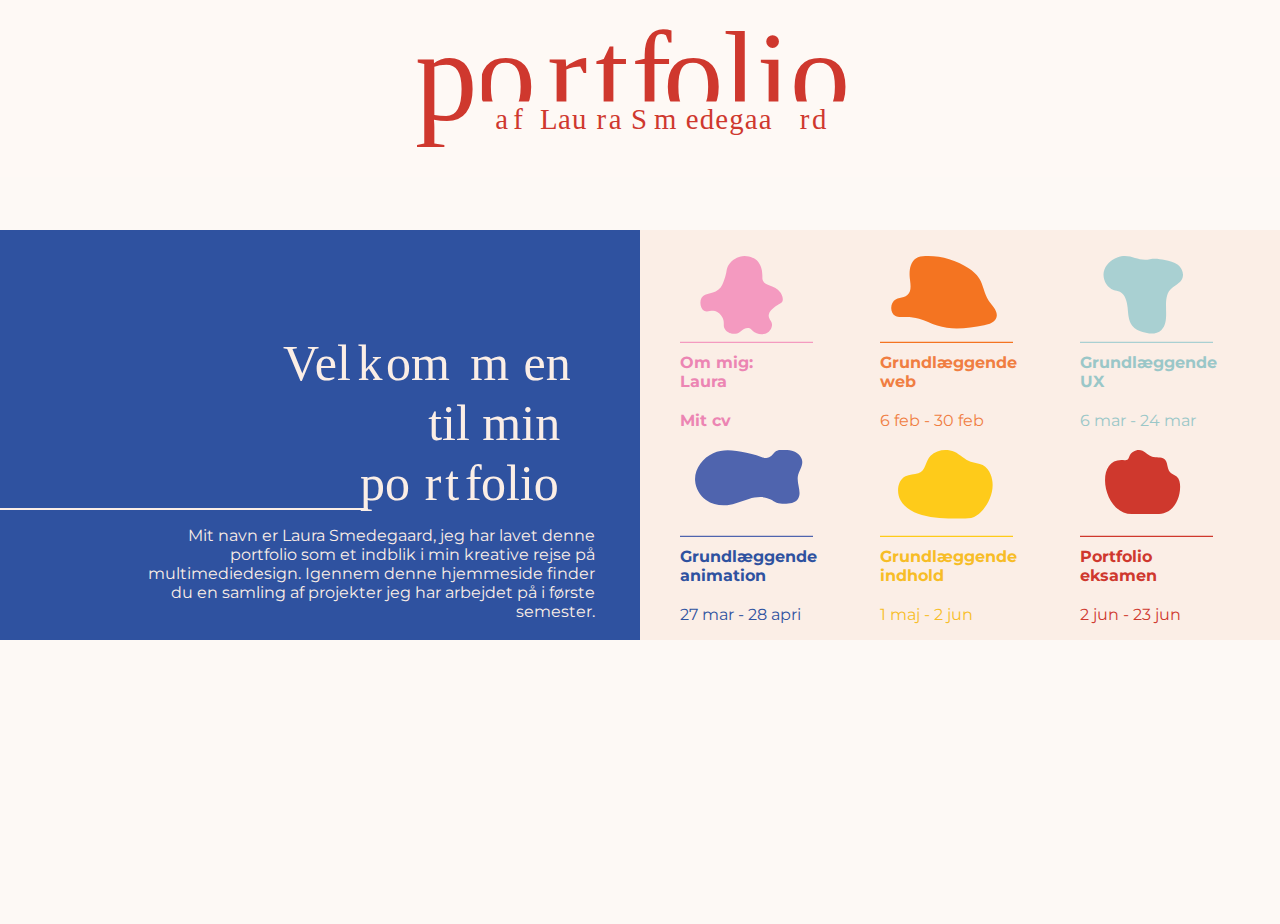
<file: Index.html>
<!DOCTYPE html>
<html lang="da">

<head>
  <meta charset="UTF-8">
  <meta http-equiv="X-UA-Compatible" content="IE=edge">
  <meta name="viewport" content="width=device-width, initial-scale=1.0">
  <title>Forside</title>
  <meta name="robots" content="noindex">
  <meta name="Googlebot" content="noindex">
  <meta name="description" content="Forsiden på min portpolio">
  <link rel="stylesheet" href="style.css">
  <link rel="stylesheet" href="layout.css">
  <link rel="preconnect" href="https://fonts.googleapis.com">
  <link rel="preconnect" href="https://fonts.gstatic.com" crossorigin>
  <link href="https://fonts.googleapis.com/css2?family=Montserrat:wght@100&display=swap" rel="stylesheet">
  <link href="https://fonts.googleapis.com/css2?family=Montserrat:wght@100&family=Quicksand:wght@300&display=swap"
    rel="stylesheet">
  <link rel="icon" type="image/svg" href="svg/logo.svg">
</head>


<body id="index-page">

  <header>
    <div class="container">
      <div class="subcontainer">
        <div class="container">
          <a href="index.html"><img src="svg/logo.svg" alt="logo" class="logo-index"></a>
        </div>
      </div>
    </div>
  </header>



  <main>

    <div class="blue-box"></div>
    <div class="beige-box">
    </div>

    <div class="logo-container">
      <img src="svg/overskrift.svg" alt="overskrift">
    </div>
    <div class="text-container">
      <p>Mit navn er Laura Smedegaard, jeg har lavet denne portfolio som et indblik i min kreative rejse på
        multimediedesign. Igennem denne hjemmeside finder du en samling af projekter jeg har arbejdet på i første
        semester. </p>
    </div>
    <div class="tema-container">
      <div class="box1">
        <a href="om.html">
          <img src="svg/om1.svg" alt="Om mig" onmouseover="changeImage(this,'svg/om2.svg')"
            onmouseout="changeImage(this, 'svg/om1.svg')" ontouchstart="changeImage(this,'svg/om2.svg')"
            ontouchend="changeImage(this, 'svg/om1.svg')">
          <p>Om mig: <br> Laura </p>
          <p>Mit cv</p>
        </a>
      </div>

      <div class="box2">
        <a href="web.html">
          <img src="svg/web1.svg" alt="Grundlæggende web" onmouseover="changeImage(this,'svg/web2.svg')"
            onmouseout="changeImage(this, 'svg/web1.svg')" ontouchstart="changeImage(this,'svg/web2.svg')"
            ontouchend="changeImage(this, 'svg/web1.svg')">
          <p>Grundlæggende <br> web</p>
        </a>
        <p>6 feb - 30 feb</p>
      </div>

      <div class="box3">
        <a href="ux.html">
          <img src="svg/ux1.svg" alt="Grundlæggende UX" onmouseover="changeImage(this,'svg/ux2.svg')"
            onmouseout="changeImage(this, 'svg/ux1.svg')" ontouchstart="changeImage(this,'svg/ux2.svg')"
            ontouchend="changeImage(this, 'svg/ux1.svg')">
          <p>Grundlæggende <br> UX</p>
        </a>
        <p>6 mar - 24 mar</p>
      </div>

      <div class="box4">
        <a href="animation.html">
          <img src="svg/ani1.svg" alt="Grundlæggende animation" onmouseover="changeImage(this,'svg/ani2.svg')"
            onmouseout="changeImage(this, 'svg/ani1.svg')" ontouchstart="changeImage(this,'svg/ani2.svg')"
            ontouchend="changeImage(this, 'svg/ani1.svg')">
          <p>Grundlæggende <br> animation</p>
        </a>
        <p>27 mar - 28 apri</p>
      </div>

      <div class="box5">
        <a href="indhold.html">
          <img src="svg/ind1.svg" alt="Grundlæggende indhold" onmouseover="changeImage(this, 'svg/ind2.svg')"
            onmouseout="changeImage(this, 'svg/ind1.svg')" ontouchstart="changeImage(this,'svg/ind2.svg')"
            ontouchend="changeImage(this, 'svg/ind1.svg')">
          <p>Grundlæggende <br> indhold</p>
        </a>
        <p>1 maj - 2 jun</p>
      </div>

      <div class="box6">
        <a href="portfolio.html">
          <img src="svg/port1.svg" alt="Portfolio" onmouseover="changeImage(this, 'svg/port2.svg')"
            onmouseout="changeImage(this, 'svg/port1.svg')" ontouchstart="changeImage(this,'svg/port2.svg')"
            ontouchend="changeImage(this, 'svg/port1.svg')">
          <p>Portfolio <br> eksamen</p>
        </a>
        <p>2 jun - 23 jun</p>

      </div>
    </div>
  </main>

  <script src="script.js"></script>
</body>

</html>
</file>
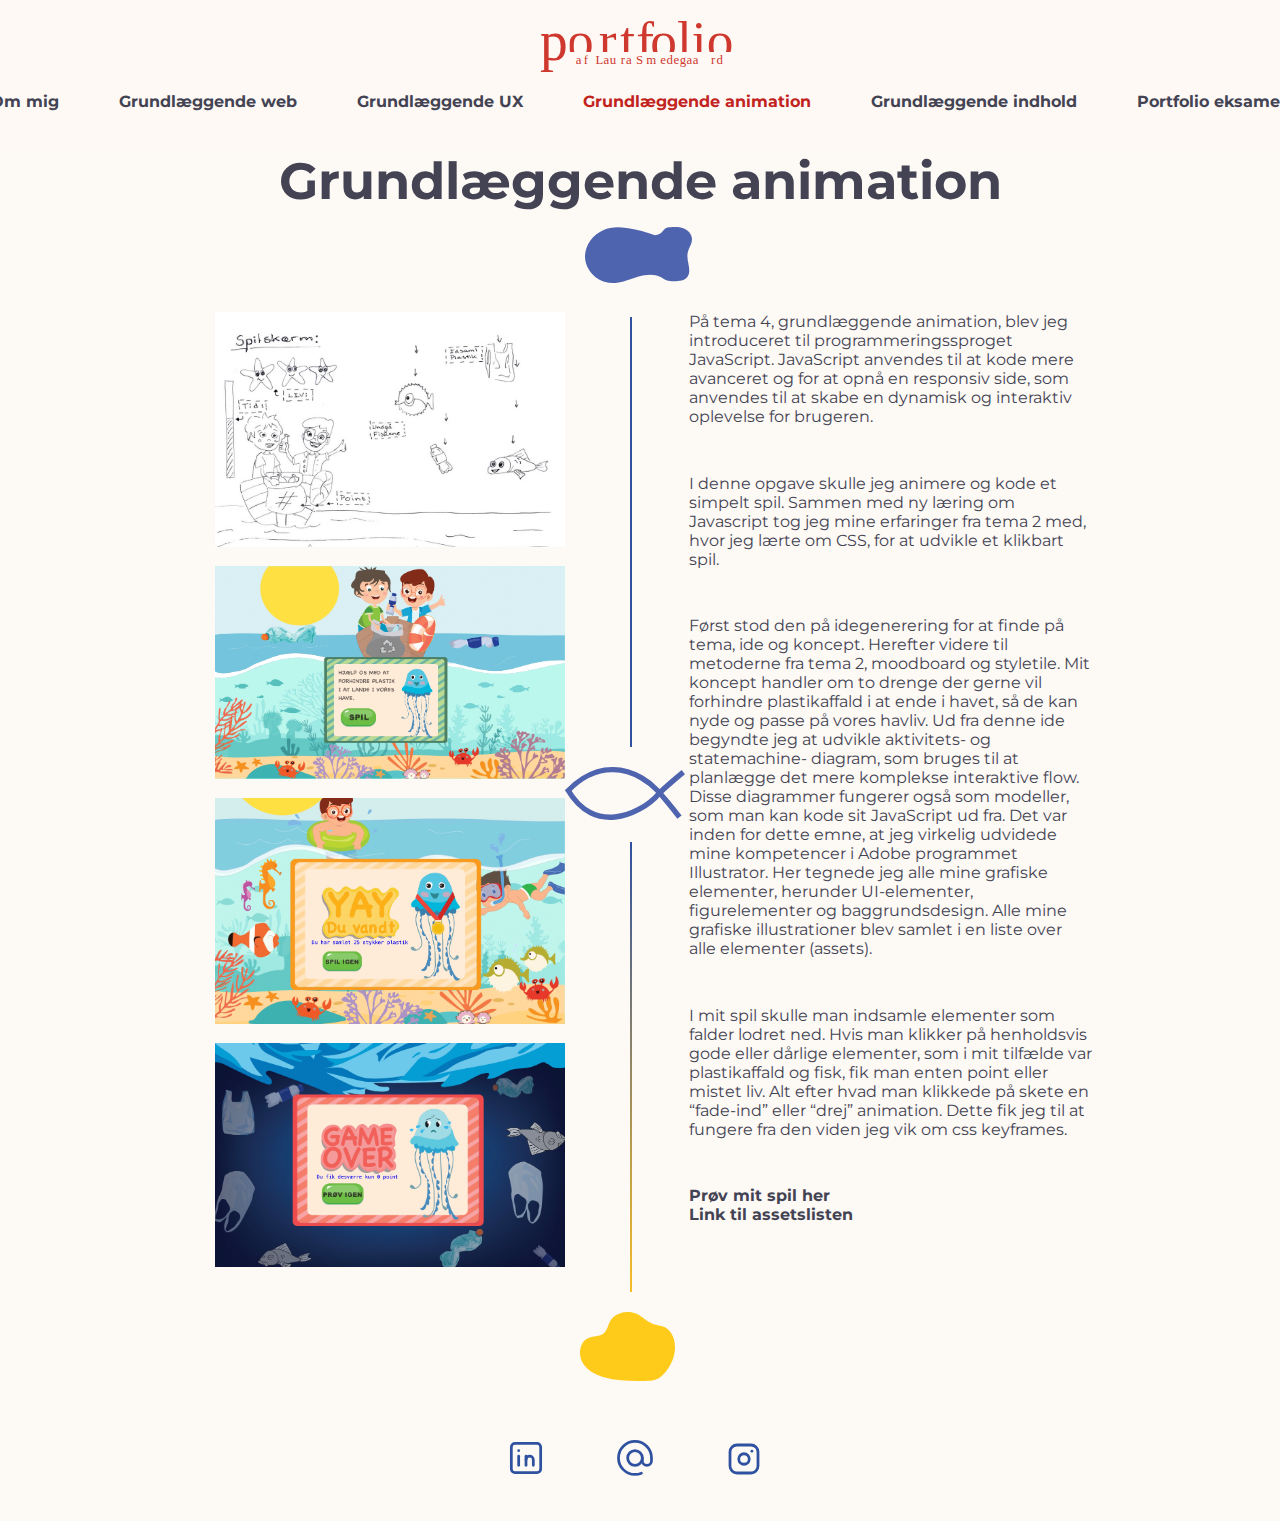
<file: animation.html>
<!DOCTYPE html>
<html lang="da">

<head>
  <meta charset="UTF-8">
  <meta http-equiv="X-UA-Compatible" content="IE=edge">
  <meta name="viewport" content="width=device-width, initial-scale=1.0">
  <title>Grundlæggende animation</title>
  <meta name="Googlebot" content="noindex">
  <meta name="description"
    content="Dette tema har lært mig om grundlæggende animation, prøv det af i mit spil hvor man skal forhindre plastik i at ende i  havet">
    <link rel="stylesheet" href="style.css">
    <link rel="stylesheet" href="layout.css">
  <link rel="preconnect" href="https://fonts.googleapis.com">
  <link rel="preconnect" href="https://fonts.gstatic.com" crossorigin>
  <link href="https://fonts.googleapis.com/css2?family=Montserrat:wght@100&display=swap" rel="stylesheet">
  <link href="https://fonts.googleapis.com/css2?family=Montserrat:wght@100&family=Quicksand:wght@300&display=swap"
    rel="stylesheet">
    <link rel="icon" type="image/svg" href="svg/logo.svg">
</head>


<body>

  <header>
    <div class="container">
      <div class="subcontainer">
        <div class="container">
          <a href="index.html"><img src="svg/logo.svg" alt="logo" class="logo"></a>
        </div>
        <nav class="navbar">
          <ul class="nav-menu">
            <li class="nav-item"><a href="om.html">Om mig</a></li>
            <li class="nav-item"><a href="web.html">Grundlæggende web</a></li>
            <li class="nav-item"><a href="ux.html">Grundlæggende UX</a></li>
            <li class="nav-item"><a class="active" href="animation.html">Grundlæggende animation</a></li>
            <li class="nav-item"><a href="indhold.html">Grundlæggende indhold</a></li>
            <li class="nav-item"><a href="portfolio.html">Portfolio eksamen</a></li>
          </ul>
          <div class="hamburger">
            <div class="bar"></div>
            <div class="bar"></div>
            <div class="bar"></div>
          </div>
        </nav>
      </div>
    </div>
  </header>
  <main>
    <h1>Grundlæggende animation</h1>
    <div id="svg-anicontainer">
      <img class="anib1" src="svg1/ani11.svg" alt="ani">
      <img class="anib2" src="svg1/ani12.svg" alt="ani">
      <a href="indhold.html">
        <img class="anib3" src="svg1/ind11.svg" alt="ani" onmouseover="changeImage(this,'svg1/ind12.svg')"
          onmouseout="changeImage(this, 'svg1/ind11.svg')" ontouchstart="changeImage(this,'svg1/ind12.svg')"
          ontouchend="changeImage(this, 'svg1/ind11.svg')">
      </a>
    </div>
    <div id="line-anicontainer">
      <div class="aniline1"></div>
      <div class="aniline2"></div>
    </div>

    <div class="total_grid1">
      <div class="tot1">
        <p>På tema 4, grundlæggende animation, blev jeg introduceret til programmeringssproget JavaScript. JavaScript
          anvendes til at kode mere avanceret og for at opnå en responsiv side, som anvendes til at skabe en dynamisk og
          interaktiv oplevelse for brugeren.</p>
        <p>
          I denne opgave skulle jeg animere og kode et simpelt spil. Sammen med ny læring om Javascript tog jeg mine
          erfaringer fra tema 2 med, hvor jeg lærte om CSS, for at udvikle et klikbart spil.</p>
        <p>
          Først stod den på idegenerering for at finde på tema, ide og koncept. Herefter videre til metoderne fra tema
          2, moodboard og styletile.

          Mit koncept handler om to drenge der gerne vil forhindre plastikaffald i at ende i havet, så de kan nyde og
          passe på vores havliv. Ud fra denne ide begyndte jeg at udvikle aktivitets- og statemachine- diagram, som
          bruges til at planlægge det mere komplekse interaktive flow. Disse diagrammer fungerer også som modeller, som
          man kan kode sit JavaScript ud fra.
          Det var inden for dette emne, at jeg virkelig udvidede mine kompetencer i Adobe programmet Illustrator. Her
          tegnede jeg alle mine grafiske elementer, herunder UI-elementer, figurelementer og baggrundsdesign. Alle mine
          grafiske illustrationer blev samlet i en liste over alle elementer (assets).
        </p>
        <p> I mit spil skulle man indsamle elementer som falder lodret ned. Hvis man klikker på henholdsvis gode eller
          dårlige elementer, som i mit tilfælde var plastikaffald og fisk, fik man enten point eller mistet liv. Alt
          efter hvad man klikkede på skete en “fade-ind” eller “drej” animation. Dette fik jeg til at fungere fra den
          viden jeg vik om css keyframes.
        </p>
        <p>
          <a href="http://laurasmedegaard.dk/kea/04_animation/website/index.html" target="_blank"> Prøv mit spil her </a> <br>
          <a href="http://laurasmedegaard.dk/kea/04_animation/website/assets.html" target="_blank"> Link til assetslisten </a>
        </p>


      </div>
      <div class="total_grid1_1">
        <img class="tb1" src="ani/skitse1.webp" alt="skitse">
        <img class="tb2" src="ani/ani1.webp" alt="ani">
        <img class="tb3" src="ani/ani2.webp" alt="ani">
        <img class="tb4" src="ani/ani3.webp" alt="ani">
      </div>
    </div>
  </main>
  <footer>
    <a href="https://www.linkedin.com/public-profile/settings" target="_blank"> <img  src="svg/li.svg" alt="linkedin"> </a>
    <a href="mailto:laha0005@stud.kea.dk" target="_blank"> <img  src="svg/mail.svg" alt="mail"> </a>
    <a href="https://www.instagram.com/laura_smedegaard/" target="_blank"> <img  src="svg/insta.svg" alt="insta"> </a>
  </footer>
  <script src="script.js"></script>
</body>
</html>
</file>
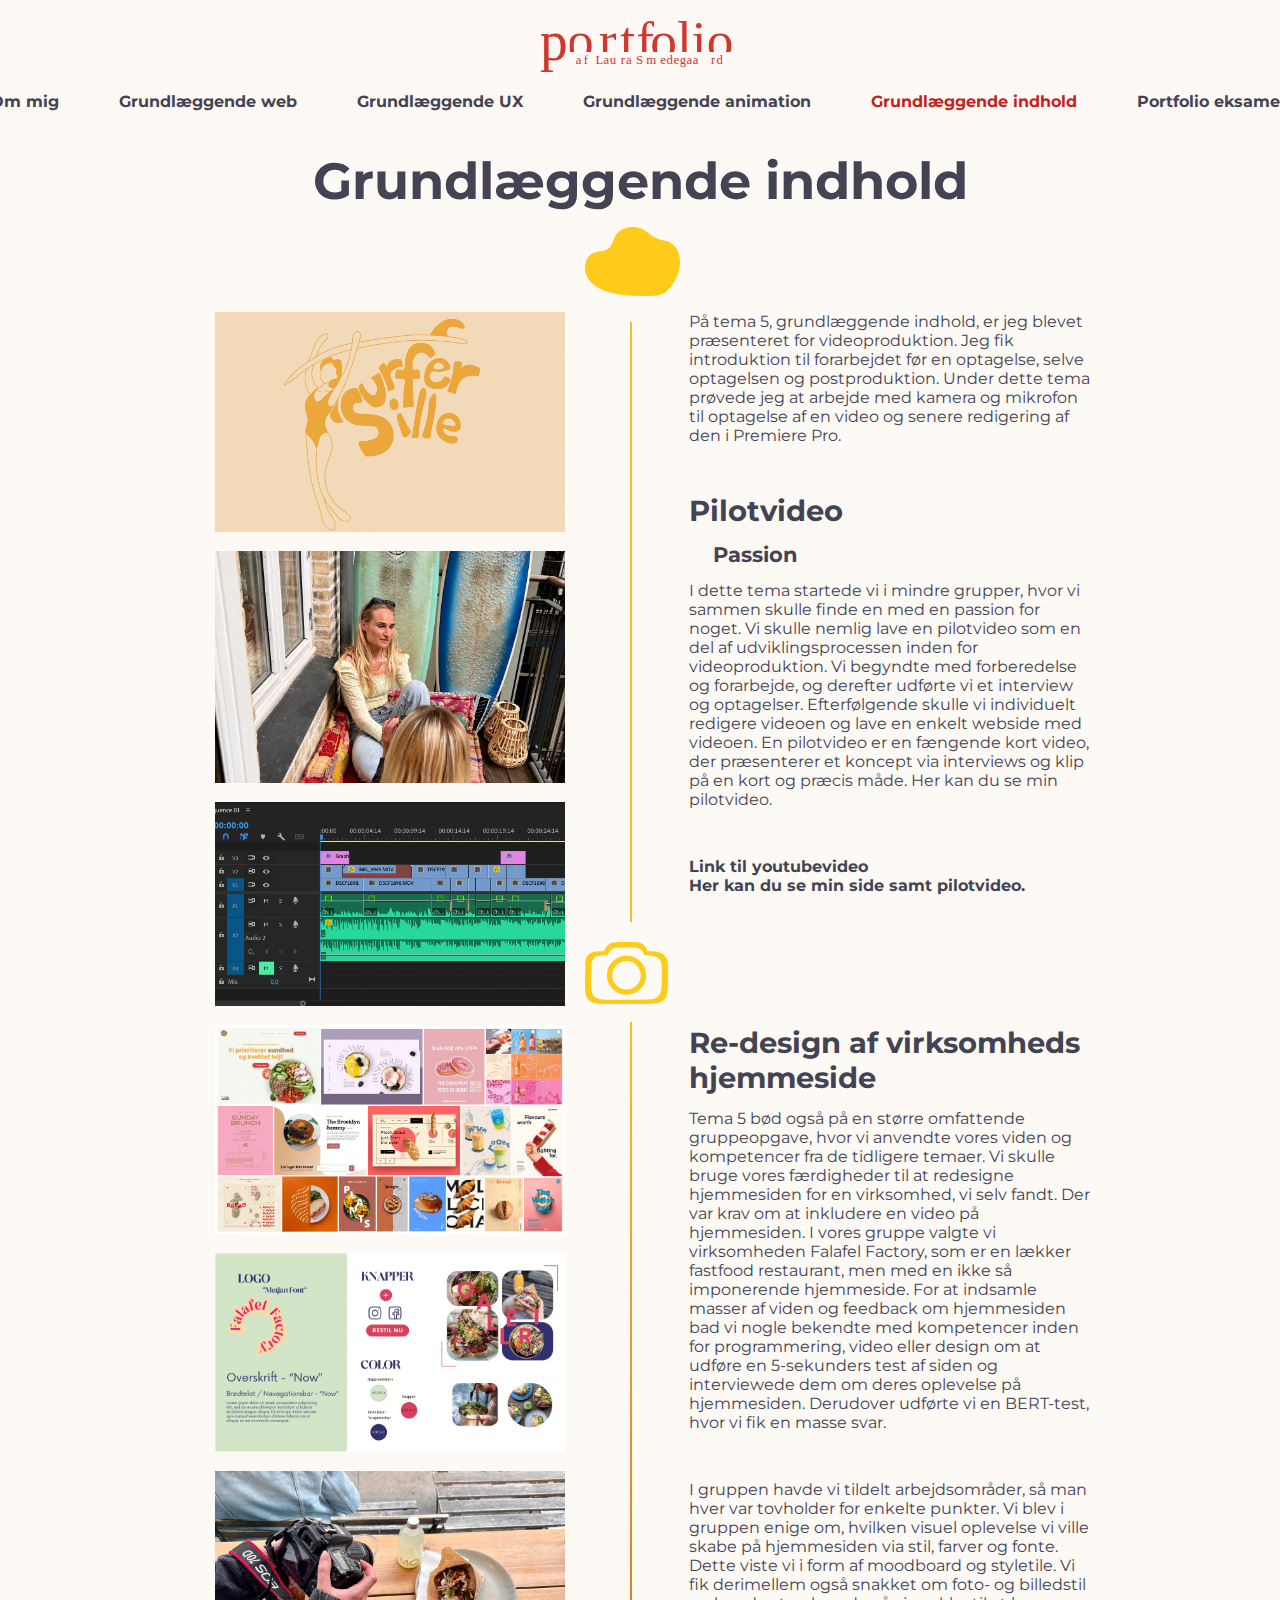
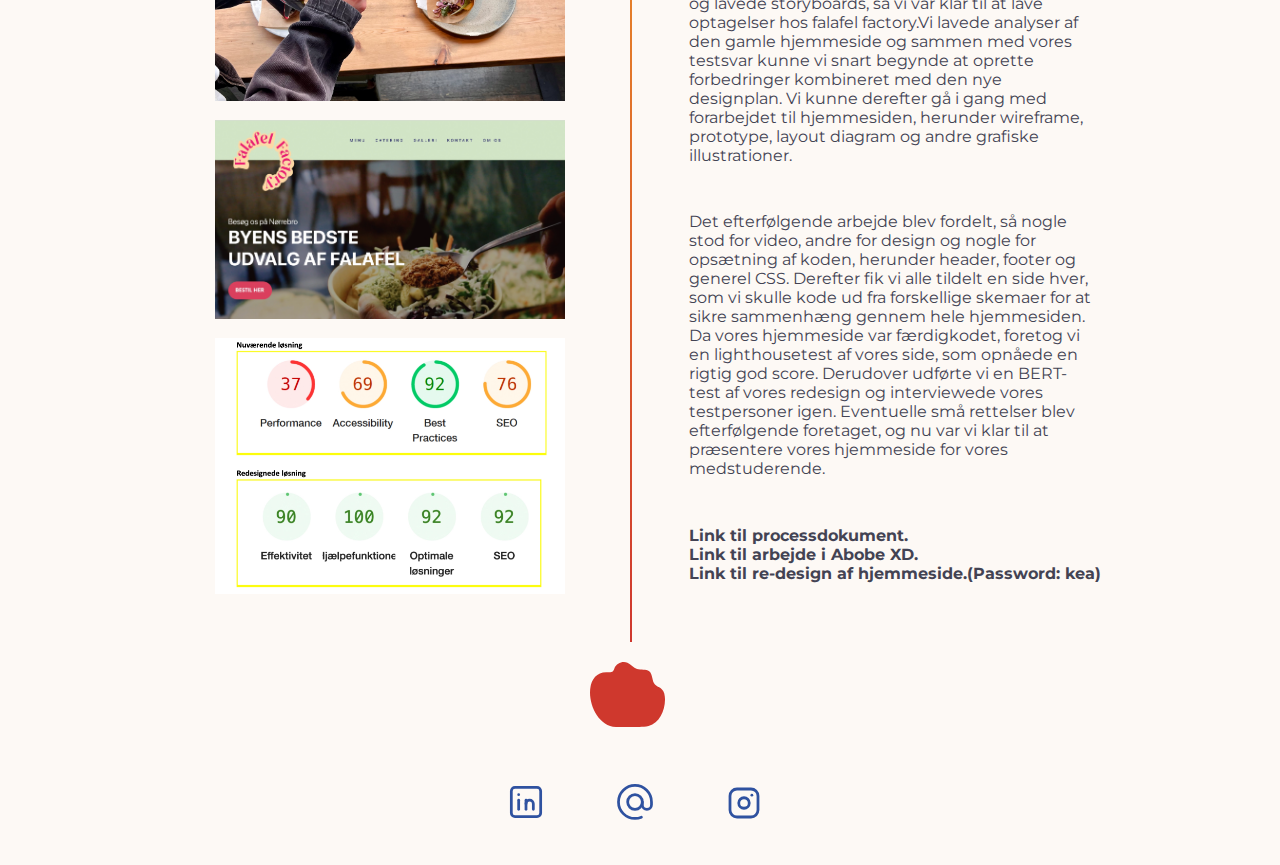
<file: indhold.html>
<!DOCTYPE html>
<html lang="da">

<head>
  <meta charset="UTF-8">
  <meta http-equiv="X-UA-Compatible" content="IE=edge">
  <meta name="viewport" content="width=device-width, initial-scale=1.0">
  <title>Grundlæggende indhold</title>
  <meta name="Googlebot" content="noindex">
  <meta name="description"
    content="Dette tema har lært mig om videoproduktion og lært mig metoder til at skabet en velfungerende hjemmeside">
  <link rel="stylesheet" href="style.css">
  <link rel="stylesheet" href="layout.css">
  <link rel="preconnect" href="https://fonts.googleapis.com">
  <link rel="preconnect" href="https://fonts.gstatic.com" crossorigin>
  <link href="https://fonts.googleapis.com/css2?family=Montserrat:wght@100&display=swap" rel="stylesheet">
  <link href="https://fonts.googleapis.com/css2?family=Montserrat:wght@100&family=Quicksand:wght@300&display=swap"
    rel="stylesheet">
    <link rel="icon" type="image/svg" href="svg/logo.svg">
</head>


<body>

  <header>
    <div class="container">
      <div class="subcontainer">
        <div class="container">
          <a href="index.html"><img src="svg/logo.svg" alt="logo" class="logo"></a>
        </div>
        <nav class="navbar">
          <ul class="nav-menu">
            <li class="nav-item"><a href="om.html">Om mig</a></li>
            <li class="nav-item"><a href="web.html">Grundlæggende web</a></li>
            <li class="nav-item"><a href="ux.html">Grundlæggende UX</a></li>
            <li class="nav-item"><a href="animation.html">Grundlæggende animation</a></li>
            <li class="nav-item"><a class="active" href="indhold.html">Grundlæggende indhold</a></li>
            <li class="nav-item"><a href="portfolio.html">Portfolio eksamen</a></li>
          </ul>
          <div class="hamburger">
            <div class="bar"></div>
            <div class="bar"></div>
            <div class="bar"></div>
          </div>
        </nav>
      </div>
    </div>
  </header>
  <main>
    <h1>Grundlæggende indhold</h1>
    <div id="svg-indcontainer">
      <img class="indb1" src="svg1/ind11.svg" alt="ind">
      <img class="indb2" src="svg1/ind12.svg" alt="ind">
      <a href="portfolio.html">
        <img class="indb3" src="svg1/port11.svg" alt="ani" onmouseover="changeImage(this,'svg1/port12.svg')"
          onmouseout="changeImage(this, 'svg1/port11.svg')" ontouchstart="changeImage(this,'svg1/port12.svg')"
          ontouchend="changeImage(this, 'svg1/port11.svg')">
      </a>
    </div>
    <div id="line-indcontainer">
      <div class="indline1"></div>
      <div class="indline2"></div>
    </div>
    <div class="total_grid1">
      <div class="tot1">
        <p>På tema 5, grundlæggende indhold, er jeg blevet præsenteret for videoproduktion. Jeg fik introduktion til
          forarbejdet før en optagelse, selve optagelsen og postproduktion. Under dette tema prøvede jeg at arbejde med
          kamera og mikrofon til optagelse af en video og senere redigering af den i Premiere Pro.</p>
        <h2>Pilotvideo</h2>
        <h3>Passion</h3>
        <p>I dette tema startede vi i mindre grupper, hvor vi sammen skulle finde en med en passion for noget. Vi skulle
          nemlig lave en pilotvideo som en del af udviklingsprocessen inden for videoproduktion. Vi begyndte med
          forberedelse og forarbejde, og derefter udførte vi et interview og optagelser. Efterfølgende skulle vi
          individuelt redigere videoen og lave en enkelt webside med videoen. En pilotvideo er en fængende kort video,
          der præsenterer et koncept via interviews og klip på en kort og præcis måde.
          Her kan du se min pilotvideo.
        </p>
        <p>
          <a href="https://www.youtube.com/watch?v=ao1btAe1geM"> Link til youtubevideo </a>
          <a href="http://laurasmedegaard.dk/kea/05_indhold/website/index.html"> Her kan du se min side samt pilotvideo.
          </a>
        </p>
      </div>
      <div class="total_grid1_1">
        <img class="tb1" src="ind/pilot1.webp" alt="logo">
        <img class="tb2" src="ind/pilot2.webp" alt="foto">
        <img class="tb3" src="ind/pilot3.webp" alt="Pr">
      </div>
      <div class="tot2">
        <h2>Re-design af virksomheds hjemmeside</h2>
        <p> Tema 5 bød også på en større omfattende gruppeopgave, hvor vi anvendte vores viden og kompetencer fra de
          tidligere temaer. Vi skulle bruge vores færdigheder til at redesigne hjemmesiden for en virksomhed, vi selv
          fandt. Der var krav om at inkludere en video på hjemmesiden.
          I vores gruppe valgte vi virksomheden Falafel Factory, som er en lækker fastfood restaurant, men med en ikke
          så imponerende hjemmeside. For at indsamle masser af viden og feedback om hjemmesiden bad vi nogle bekendte
          med kompetencer inden for programmering, video eller design om at udføre en 5-sekunders test af siden og
          interviewede dem om deres oplevelse på hjemmesiden. Derudover udførte vi en BERT-test, hvor vi fik en masse
          svar.

        </p>
        <p>
          I gruppen havde vi tildelt arbejdsområder, så man hver var tovholder for enkelte punkter. Vi blev i gruppen
          enige
          om, hvilken visuel oplevelse vi ville skabe på hjemmesiden via stil, farver og fonte. Dette viste vi i form af
          moodboard og styletile. Vi fik derimellem også snakket om foto- og billedstil og lavede storyboards, så vi var
          klar
          til at lave optagelser hos falafel factory.Vi lavede analyser af den gamle hjemmeside og sammen med vores
          testsvar
          kunne vi snart begynde at oprette forbedringer kombineret med den nye designplan.
          Vi kunne derefter gå i gang med forarbejdet til hjemmesiden, herunder wireframe, prototype, layout diagram og
          andre
          grafiske illustrationer.
        </p>
        <p> Det efterfølgende arbejde blev fordelt, så nogle stod for video, andre for design og nogle for opsætning af
          koden, herunder header, footer og generel CSS. Derefter fik vi alle tildelt en side hver, som vi skulle kode
          ud fra forskellige skemaer for at sikre sammenhæng gennem hele hjemmesiden.
          Da vores hjemmeside var færdigkodet, foretog vi en lighthousetest af vores side, som opnåede en rigtig god
          score. Derudover udførte vi en BERT-test af vores redesign og interviewede vores testpersoner igen.
          Eventuelle små rettelser blev efterfølgende foretaget, og nu var vi klar til at præsentere vores hjemmeside
          for vores medstuderende.
        </p>
        <p>
          <a href="https://drive.google.com/file/d/1621YtlKuiG-24KHUP4xhsqj494vRAne3/view?usp=sharing" target="_blank"> Link til
            processdokument. </a>
          <a href="https://xd.adobe.com/view/9b368de0-1a77-4c1b-bed4-04cc0081cfaf-ce65/" target="_blank"> Link til arbejde i Abobe XD.
          </a>
          <a href="https://nimble-sprite-cc55a2.netlify.app/index.html" target="_blank"> Link til re-design af hjemmeside.(Password:
            kea) </a>
        </p>
      </div>
      <div class="total_grid2_2">
        <img class="tb4" src="ind/ind1.webp" alt="moodboard">
        <img class="tb5" src="ind/ind2.webp" alt="styletile">
        <img class="tb6" src="ind/ind3.webp" alt="foto">
        <img class="tb7" src="ind/ind4.webp" alt="hjemmeside">
        <img class="tb8" src="ind/ind5.webp" alt="lighthousetest">
      </div>
    </div>

  </main>
  <footer>
    <a href="https://www.linkedin.com/public-profile/settings" target="_blank"> <img  src="svg/li.svg" alt="linkedin"> </a>
    <a href="mailto:laha0005@stud.kea.dk" target="_blank"> <img  src="svg/mail.svg" alt="mail"> </a>
    <a href="https://www.instagram.com/laura_smedegaard/" target="_blank"> <img  src="svg/insta.svg" alt="insta"> </a>
  </footer>
  <script src="script.js"></script>
</body>
</html>
</file>
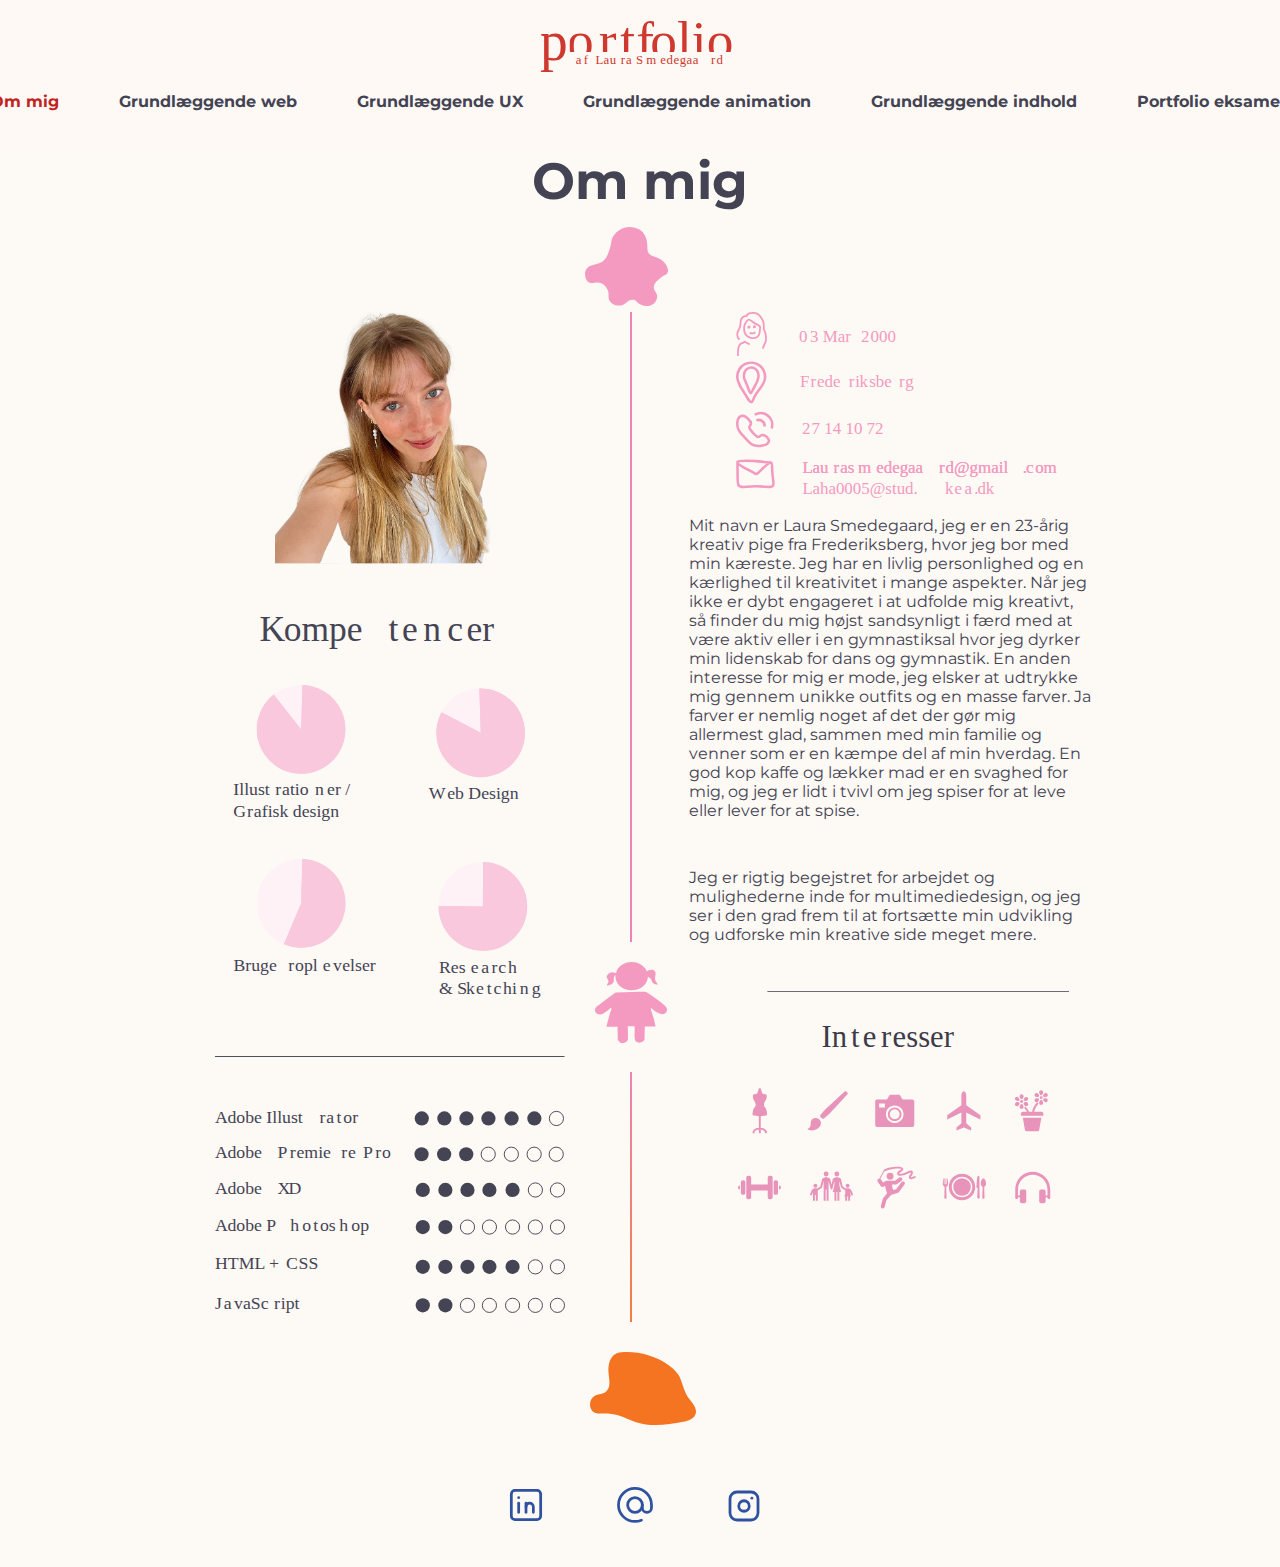
<file: om.html>
<!DOCTYPE html>
<html lang="da">

<head>
  <meta charset="UTF-8">
  <meta http-equiv="X-UA-Compatible" content="IE=edge">
  <meta name="viewport" content="width=device-width, initial-scale=1.0">
  <title>Om mig</title>
  
  <meta name="Googlebot" content="noindex">
  <meta name="description"
    content="En 23årig multimediedesigner">
    <link rel="stylesheet" href="style.css">
    <link rel="stylesheet" href="layout.css">
  <link rel="preconnect" href="https://fonts.googleapis.com">
  <link rel="preconnect" href="https://fonts.gstatic.com" crossorigin>
  <link href="https://fonts.googleapis.com/css2?family=Montserrat:wght@100&display=swap" rel="stylesheet">
  <link href="https://fonts.googleapis.com/css2?family=Montserrat:wght@100&family=Quicksand:wght@300&display=swap"
    rel="stylesheet">
    <link rel="icon" type="image/svg" href="svg/logo.svg">
</head>


<body>

  <header>
    <div class="container">
      <div class="subcontainer">
        <div class="container">
          <a href="index.html"><img src="svg/logo.svg" alt="logo" class="logo"></a>
        </div>
        <nav class="navbar">
          <ul class="nav-menu">
            <li class="nav-item"><a class="active" href="om.html">Om mig</a></li>
            <li class="nav-item"><a href="web.html">Grundlæggende web</a></li>
            <li class="nav-item"><a href="ux.html">Grundlæggende UX</a></li>
            <li class="nav-item"><a href="animation.html">Grundlæggende animation</a></li>
            <li class="nav-item"><a href="indhold.html">Grundlæggende indhold</a></li>
            <li class="nav-item"><a href="portfolio.html">Portfolio eksamen</a></li>
          </ul>
          <div class="hamburger">
            <div class="bar"></div>
            <div class="bar"></div>
            <div class="bar"></div>
          </div>
        </nav>
      </div>
    </div>
  </header>
  <main>
    <h1>Om mig</h1>
    <div id="svg-omcontainer">
      <img class="omb1" src="svg1/om12.svg" alt="om">
      <img class="omb2" src="svg1/om11.svg" alt="om">
      <a href="web.html">
        <img class="omb3" src="svg1/web11.svg" alt="web" onmouseover="changeImage(this,'svg1/web12.svg')"
          onmouseout="changeImage(this, 'svg1/web11.svg')" ontouchstart="changeImage(this,'svg1/web12.svg')"
          ontouchend="changeImage(this, 'svg1/web11.svg')">
      </a>
    </div>
    <div id="line-omcontainer">
      <div class="omline1"></div>
      <div class="omline2"></div>
    </div>

    <div class="total_grid1">
      <div class="tot1">
        <img class="tb1" src="svg/om111.svg" alt="cv">
        <p>Mit navn er Laura Smedegaard, jeg er en 23-årig kreativ pige fra Frederiksberg, hvor jeg bor med min kæreste.
          Jeg har en livlig personlighed og en kærlighed til kreativitet i mange aspekter. Når jeg ikke er dybt
          engageret i at udfolde mig kreativt, så finder du mig højst sandsynligt i færd med at være aktiv eller i en
          gymnastiksal hvor jeg dyrker min lidenskab for dans og gymnastik. En anden interesse for mig er mode, jeg
          elsker at udtrykke mig gennem unikke outfits og en masse farver. Ja farver er nemlig noget af det der gør mig
          allermest glad, sammen med min familie og venner som er en kæmpe del af min hverdag. En god kop kaffe og
          lækker mad er en svaghed for mig, og jeg er lidt i tvivl om jeg spiser for at leve eller lever for at spise.
        </p>
        <p>
          Jeg er rigtig begejstret for arbejdet og mulighederne inde for multimediedesign, og jeg ser i den grad frem
          til at fortsætte min udvikling og udforske min kreative side meget mere.</p>
        <img class="tb2" src="svg/cv2.svg" alt="cv">

      </div>
      <div class="total_grid1_1">
        <img class="tb1" src="svg/mig.png" alt="foto">
        <img class="tb2" src="svg/cv1.svg" alt="cv">
      </div>
    </div>
  </main>
  <footer>
    <a href="https://www.linkedin.com/public-profile/settings" target="_blank"> <img  src="svg/li.svg" alt="linkedin"> </a>
    <a href="mailto:laha0005@stud.kea.dk" target="_blank"> <img  src="svg/mail.svg" alt="mail"> </a>
    <a href="https://www.instagram.com/laura_smedegaard/" target="_blank"> <img  src="svg/insta.svg" alt="insta"> </a>
  </footer>
  <script src="script.js"></script>
</body>
</html>
</file>
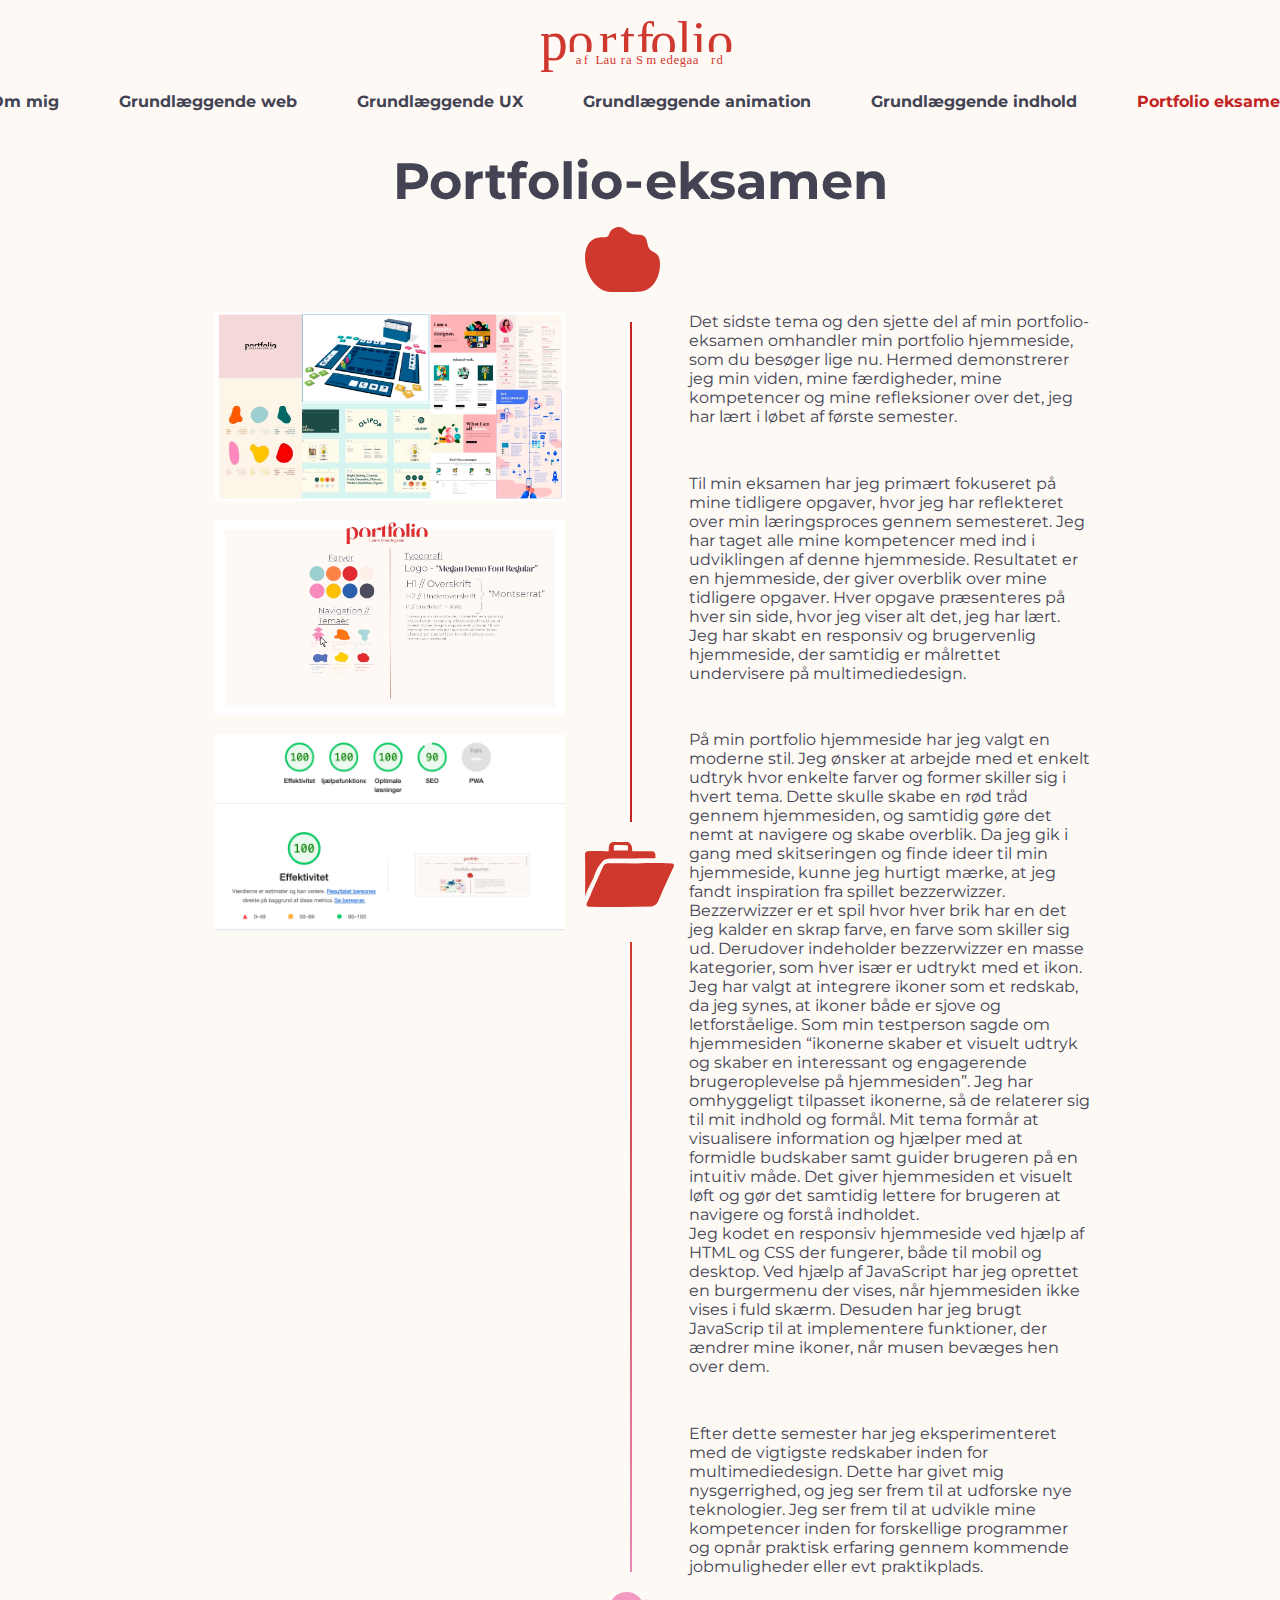
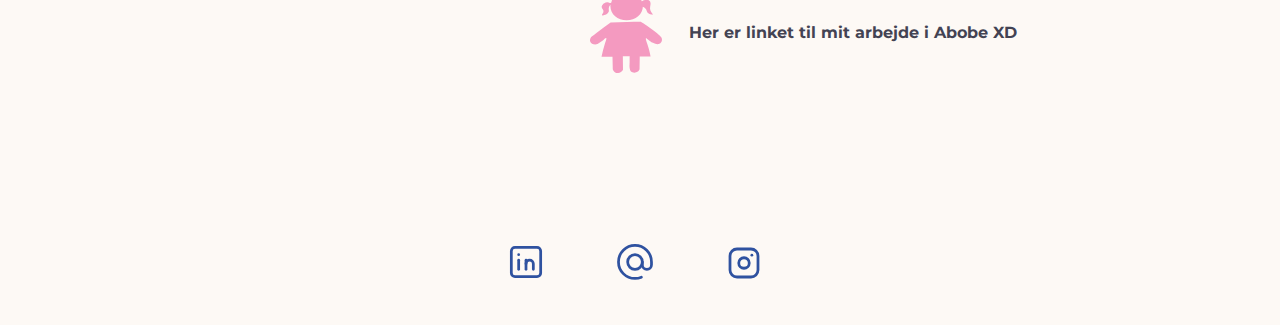
<file: portfolio.html>
<!DOCTYPE html>
<html lang="da">

<head>
  <meta charset="UTF-8">
  <meta http-equiv="X-UA-Compatible" content="IE=edge">
  <meta name="viewport" content="width=device-width, initial-scale=1.0">
  <title>Portfolio-eksamen</title>

  <meta name="Googlebot" content="noindex">
  <meta name="description" content="Her uddyber jeg hvordan jeg har udført min, portfolio-eksamens, hjemmeside.">
  <link rel="stylesheet" type="text/css" href="style.css">
  <link rel="stylesheet" href="layout.css">
  <link rel="preconnect" href="https://fonts.googleapis.com">
  <link rel="preconnect" href="https://fonts.gstatic.com" crossorigin>
  <link href="https://fonts.googleapis.com/css2?family=Montserrat:wght@100&display=swap" rel="stylesheet">
  <link href="https://fonts.googleapis.com/css2?family=Montserrat:wght@100&family=Quicksand:wght@300&display=swap"
    rel="stylesheet">
    <link rel="icon" type="image/svg" href="svg/logo.svg">
</head>


<body>

  <header>
    <div class="container">
      <div class="subcontainer">
        <div class="container">
          <a href="index.html"><img src="svg/logo.svg" alt="logo" class="logo"></a>
        </div>
        <nav class="navbar">
          <ul class="nav-menu">
            <li class="nav-item"><a href="om.html">Om mig</a></li>
            <li class="nav-item"><a href="web.html">Grundlæggende web</a></li>
            <li class="nav-item"><a href="ux.html">Grundlæggende UX</a></li>
            <li class="nav-item"><a href="animation.html">Grundlæggende animation</a></li>
            <li class="nav-item"><a href="indhold.html">Grundlæggende indhold</a></li>
            <li class="nav-item"><a class="active" href="portfolio.html">Portfolio eksamen</a></li>
          </ul>
          <div class="hamburger">
            <div class="bar"></div>
            <div class="bar"></div>
            <div class="bar"></div>
          </div>
        </nav>
      </div>
    </div>
  </header>
  <main>
    <h1>Portfolio-eksamen </h1>

    <div id="svg-portcontainer">
      <img class="portb1" src="svg1/port11.svg" alt="port">
      <img class="portb2" src="svg1/port12.svg" alt="port">
      <a href="om.html">
        <img class="portb3" src="svg1/om11.svg" alt="port" onmouseover="changeImage(this,'svg1/om12.svg')"
          onmouseout="changeImage(this, 'svg1/om11.svg')" ontouchstart="changeImage(this,'svg1/om12.svg')"
          ontouchend="changeImage(this, 'svg1/om11.svg')">
      </a>
    </div>
    <div id="line-portcontainer">
      <div class="portline1"></div>
      <div class="portline2"></div>
    </div>
    <div id="line-portcontainer">
      <div class="portline1"></div>
      <div class="portline2"></div>
    </div>

    <div class="total_grid1">
      <div class="tot1">
        <p>Det sidste tema og den sjette del af min portfolio-eksamen omhandler min portfolio hjemmeside, som du besøger
          lige
          nu. Hermed demonstrerer jeg min viden, mine færdigheder, mine kompetencer og mine refleksioner over det, jeg
          har
          lært i løbet af første semester.
        </p>
        <p>Til min eksamen har jeg primært fokuseret på mine tidligere opgaver, hvor jeg har reflekteret over min
          læringsproces
          gennem semesteret. Jeg har taget alle mine kompetencer med ind i udviklingen af denne hjemmeside. Resultatet
          er en
          hjemmeside, der giver overblik over mine tidligere opgaver. Hver opgave præsenteres på hver sin side, hvor jeg
          viser
          alt det, jeg har lært. Jeg har skabt en responsiv og brugervenlig hjemmeside, der samtidig er målrettet
          undervisere
          på multimediedesign.
        </p>
        <p>På min portfolio hjemmeside har jeg valgt en moderne stil. Jeg ønsker at arbejde med et enkelt udtryk hvor
          enkelte
          farver og former skiller sig i hvert tema. Dette skulle skabe en rød tråd gennem hjemmesiden, og samtidig gøre
          det
          nemt at navigere og skabe overblik. Da jeg gik i gang med skitseringen og finde ideer til min hjemmeside,
          kunne
          jeg
          hurtigt mærke, at jeg fandt inspiration fra spillet bezzerwizzer. Bezzerwizzer er et spil hvor hver brik har
          en
          det
          jeg kalder en skrap farve, en farve som skiller sig ud. Derudover indeholder bezzerwizzer en masse kategorier,
          som
          hver især er udtrykt med et ikon. <br> Jeg har valgt at integrere ikoner som et redskab, da jeg synes, at
          ikoner
          både
          er
          sjove og letforståelige.
          Som min testperson sagde om hjemmesiden “ikonerne skaber et visuelt udtryk og skaber en interessant og
          engagerende
          brugeroplevelse på hjemmesiden”.
          Jeg har omhyggeligt tilpasset ikonerne, så de relaterer sig til mit indhold og formål.
          Mit tema formår at visualisere information og hjælper med at formidle budskaber samt guider brugeren på en
          intuitiv måde. Det giver hjemmesiden et visuelt løft og gør det samtidig lettere for brugeren at navigere og
          forstå indholdet.<br>
          Jeg kodet en responsiv hjemmeside ved hjælp af HTML og CSS der fungerer, både til mobil og desktop. Ved hjælp
          af JavaScript har jeg oprettet en burgermenu der vises, når hjemmesiden ikke vises i fuld skærm. Desuden har
          jeg brugt JavaScrip til at implementere funktioner, der ændrer mine ikoner, når musen bevæges hen over dem.
        </p>
        <p>
          Efter dette semester har jeg eksperimenteret med de vigtigste redskaber inden for multimediedesign. Dette har
          givet mig nysgerrighed, og jeg ser frem til at udforske nye teknologier. Jeg ser frem til at udvikle mine
          kompetencer inden for forskellige programmer og opnår praktisk erfaring gennem kommende jobmuligheder eller
          evt praktikplads.

        </p>
        <p>
          <a href="https://xd.adobe.com/view/026cc3dc-a15f-4576-a5ea-b0e27913ae72-573f/" target="_blank">Her er linket til mit arbejde i Abobe XD
          </a>
          
        </p>
      </div>
      <div class="total_grid1_1">
        <img class="tb1" src="port/port1.webp" alt="port">
        <img class="tb2" src="port/port2.webp" alt="port">
        <img class="tb3" src="port/port3.webp" alt="port">
      </div>
    </div>
  </main>
  <footer> <a href="https://www.linkedin.com/public-profile/settings" target="_blank"> <img src="svg/li.svg"
        alt="linkedin"> </a>
    <a href="mailto:laha0005@stud.kea.dk" target="_blank"> <img src="svg/mail.svg" alt="mail"> </a>
    <a href="https://www.instagram.com/laura_smedegaard/" target="_blank"> <img src="svg/insta.svg" alt="insta"> </a>
  </footer>
  <script src="script.js"></script>
</body>

</html>
</file>
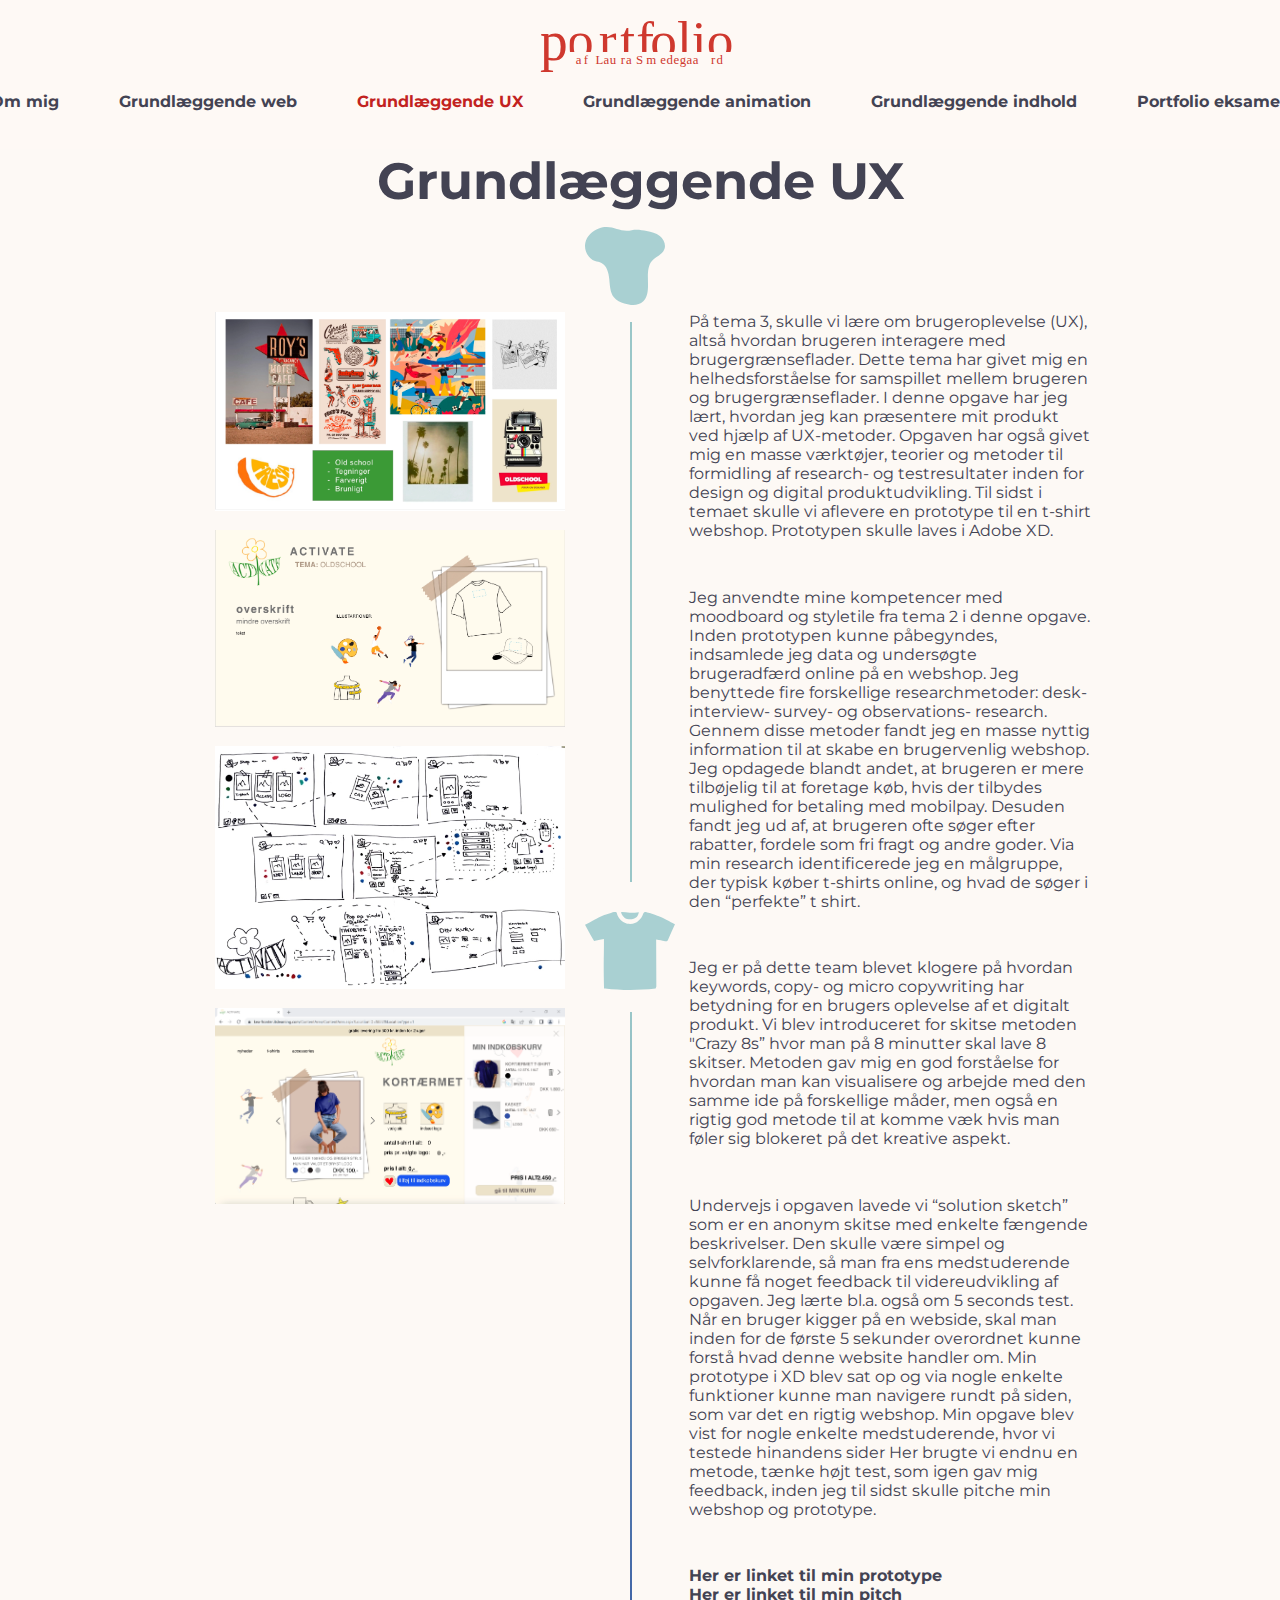
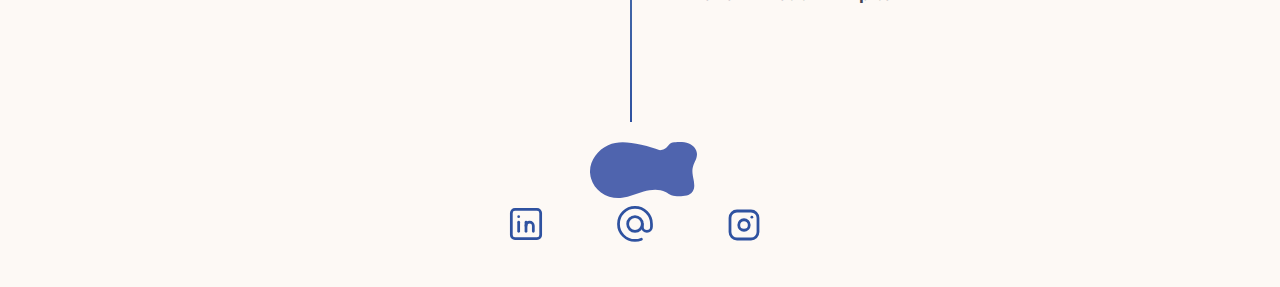
<file: ux.html>
<!DOCTYPE html>
<html lang="da">

<head>
  <meta charset="UTF-8">
  <meta http-equiv="X-UA-Compatible" content="IE=edge">
  <meta name="viewport" content="width=device-width, initial-scale=1.0">
  <title>Grundlæggende UX</title>
  <meta name="Googlebot" content="noindex">
  <meta name="description"
    content="Dette tema har lært mig om brugeroplevelser og pitch af koncept">
    <link rel="stylesheet" href="style.css">
    <link rel="stylesheet" href="layout.css">
  <link rel="preconnect" href="https://fonts.googleapis.com">
  <link rel="preconnect" href="https://fonts.gstatic.com" crossorigin>
  <link href="https://fonts.googleapis.com/css2?family=Montserrat:wght@100&display=swap" rel="stylesheet">
  <link href="https://fonts.googleapis.com/css2?family=Montserrat:wght@100&family=Quicksand:wght@300&display=swap"
    rel="stylesheet">
    <link rel="icon" type="image/svg" href="svg/logo.svg">
</head>


<body>

  <header>
    <div class="container">
      <div class="subcontainer">
        <div class="container">
          <a href="index.html"><img src="svg/logo.svg" alt="logo" class="logo"></a>
        </div>
        <nav class="navbar">
          <ul class="nav-menu">
            <li class="nav-item"><a href="om.html">Om mig</a></li>
            <li class="nav-item"><a href="web.html">Grundlæggende web</a></li>
            <li class="nav-item"><a class="active" href="ux.html">Grundlæggende UX</a></li>
            <li class="nav-item"><a href="animation.html">Grundlæggende animation</a></li>
            <li class="nav-item"><a href="indhold.html">Grundlæggende indhold</a></li>
            <li class="nav-item"><a href="portfolio.html">Portfolio eksamen</a></li>
          </ul>
          <div class="hamburger">
            <div class="bar"></div>
            <div class="bar"></div>
            <div class="bar"></div>
          </div>
        </nav>
      </div>
    </div>
  </header>
  <main>
    <h1> Grundlæggende UX</h1>
    <div id="svg-uxcontainer">
      <img class="uxb1" src="svg1/ux11.svg" alt="ux">
      <img class="uxb2" src="svg1/ux12.svg" alt="ux">
      <a href="animation.html">
        <img class="uxb3" src="svg1/ani11.svg" alt="ani" onmouseover="changeImage(this,'svg1/ani12.svg')"
          onmouseout="changeImage(this, 'svg1/ani11.svg')" ontouchstart="changeImage(this,'svg1/ani12.svg')"
          ontouchend="changeImage(this, 'svg1/ani11.svg')">
      </a>

    </div>
    <div id="line-uxcontainer">
      <div class="uxline1"></div>
      <div class="uxline2"></div>
    </div>
    <div class="total_grid1">
      <div class="tot1">
        <p>På tema 3, skulle vi lære om brugeroplevelse (UX), altså hvordan brugeren interagere med brugergrænseflader.
          Dette tema har givet mig en helhedsforståelse for samspillet mellem brugeren og brugergrænseflader. I denne
          opgave har jeg lært, hvordan jeg kan præsentere mit produkt ved hjælp af UX-metoder. Opgaven har også givet
          mig en masse værktøjer, teorier og metoder til formidling af research- og testresultater inden for design og
          digital produktudvikling.

          Til sidst i temaet skulle vi aflevere en prototype til en t-shirt webshop. Prototypen skulle laves i Adobe XD.
        </p>
        <p>
          Jeg anvendte mine kompetencer med moodboard og styletile fra tema 2 i denne opgave.
          Inden prototypen kunne påbegyndes, indsamlede jeg data og undersøgte brugeradfærd online på en webshop.
          Jeg benyttede fire forskellige researchmetoder: desk- interview- survey- og observations- research.
          Gennem disse metoder fandt jeg en masse nyttig information til at skabe en brugervenlig webshop. Jeg opdagede
          blandt andet, at brugeren er mere tilbøjelig til at foretage køb, hvis der tilbydes mulighed for betaling med
          mobilpay. Desuden fandt jeg ud af, at brugeren ofte søger efter rabatter, fordele som fri fragt og andre
          goder. Via min research identificerede jeg en målgruppe, der typisk køber t-shirts online, og hvad de søger i
          den “perfekte” t shirt.

        </p>
        <p>
          Jeg er på dette team blevet klogere på hvordan keywords, copy- og micro copywriting har betydning for en
          brugers
          oplevelse af et digitalt produkt.
          Vi blev introduceret for skitse metoden "Crazy 8s” hvor man på 8 minutter skal lave 8 skitser. Metoden gav mig
          en
          god forståelse for hvordan man kan visualisere og arbejde med den samme ide på forskellige måder, men også en
          rigtig
          god metode til at komme væk hvis man føler sig blokeret på det kreative aspekt.
        </p>
        <p>
          Undervejs i opgaven lavede vi “solution sketch” som er en anonym skitse med enkelte fængende beskrivelser. Den
          skulle være simpel og selvforklarende, så man fra ens medstuderende kunne få noget feedback til
          videreudvikling af
          opgaven.
          Jeg lærte bl.a. også om 5 seconds test. Når en bruger kigger på en webside, skal man inden for de første 5
          sekunder
          overordnet kunne forstå hvad denne website handler om.
          Min prototype i XD blev sat op og via nogle enkelte funktioner kunne man navigere rundt på siden, som var det
          en
          rigtig webshop. Min opgave blev vist for nogle enkelte medstuderende, hvor vi testede hinandens sider Her
          brugte vi
          endnu en metode, tænke højt test, som igen gav mig feedback, inden jeg til sidst skulle pitche min webshop og
          prototype.
        </p>
        <p>
          <a href="https://xd.adobe.com/view/8cc15925-6fd2-496f-a67f-9cc11ad2848f-d992/" target="_blank">Her er linket til min
            prototype</a>
          <a
            href="https://drive.google.com/file/d/1Gm6trVE7I9qutl9vxD5oQQx7cyTCM9R2/view?usp=sharing" target="_blank">
            Her er linket til min pitch</a>
        </p>
      </div>
      <div class="total_grid1_1">
        <img class="tb1" src="ux/ux1.webp" alt="moodboard">
        <img class="tb2" src="ux/ux2.webp" alt="styletile">
        <img class="tb3" src="ux/ux3.webp" alt="skitse">
        <img class="tb4" src="ux/ux4.webp" alt="prototype">
      </div>
    </div>
  </main>
  <footer>
    <a href="https://www.linkedin.com/public-profile/settings" target="_blank"> <img  src="svg/li.svg" alt="linkedin"> </a>
    <a href="mailto:laha0005@stud.kea.dk" target="_blank"> <img  src="svg/mail.svg" alt="mail"> </a>
    <a href="https://www.instagram.com/laura_smedegaard/" target="_blank"> <img  src="svg/insta.svg" alt="insta"> </a>
  </footer>
  <script src="script.js"></script>
</body>
</html>
</file>
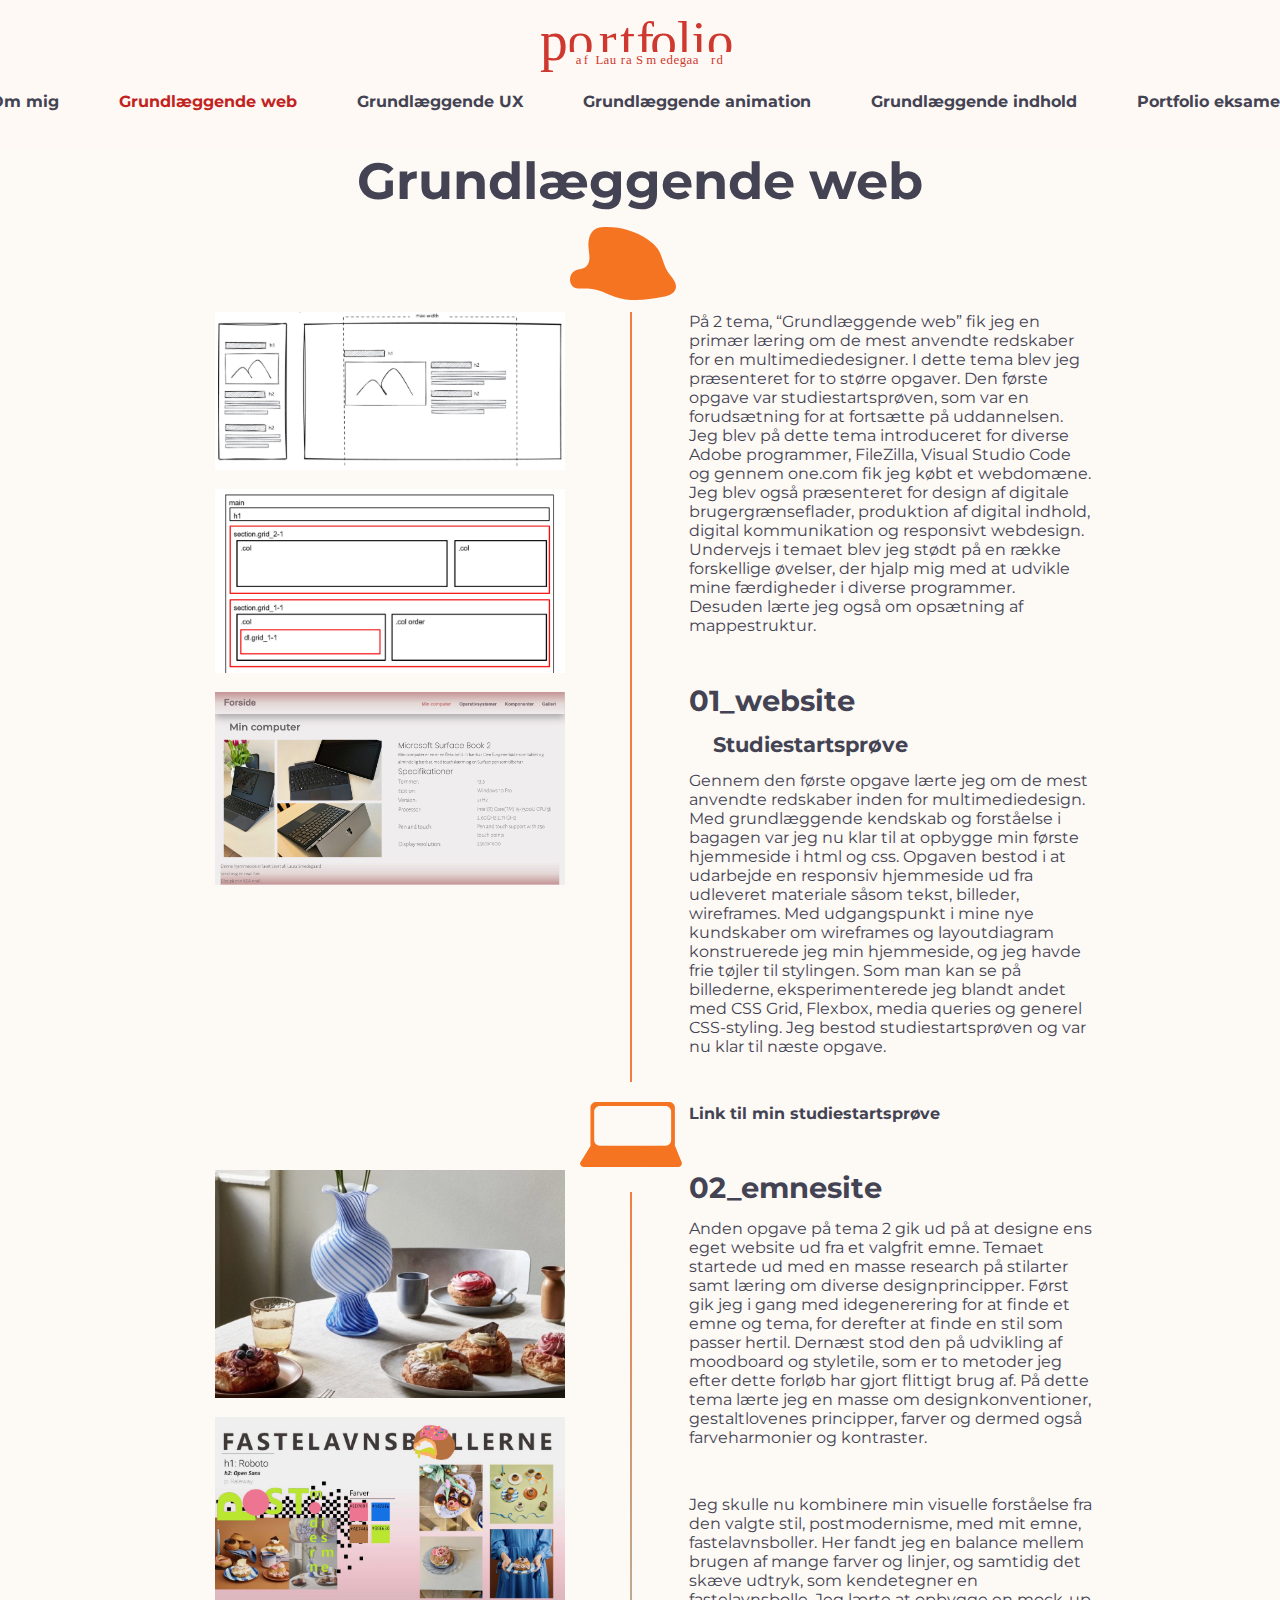
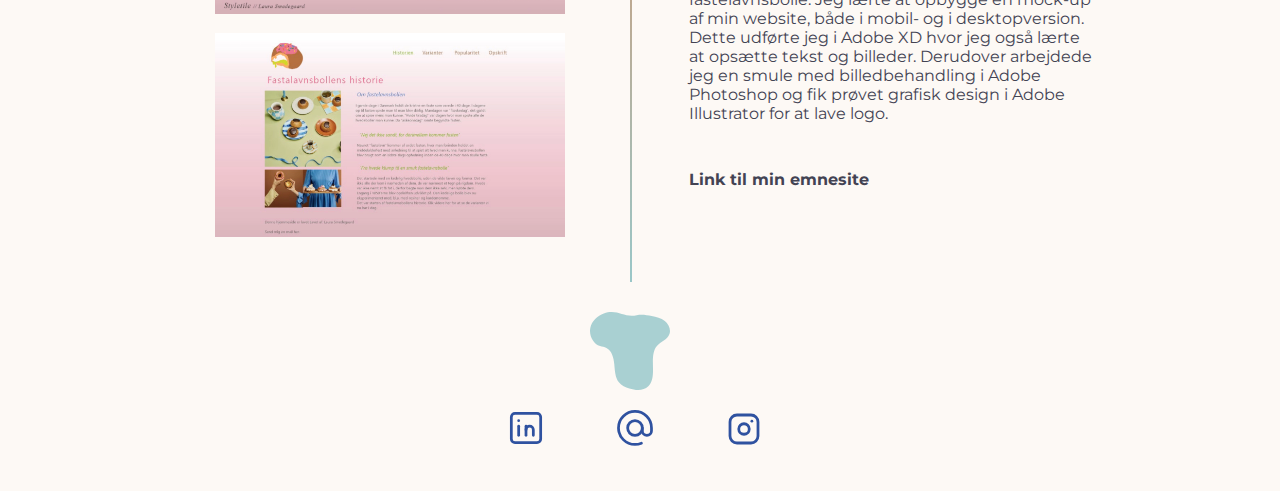
<file: web.html>
<!DOCTYPE html>
<html lang="da">

<head>
  <meta charset="UTF-8">
  <meta http-equiv="X-UA-Compatible" content="IE=edge">
  <meta name="viewport" content="width=device-width, initial-scale=1.0">
  <title>Grundlæggende web</title>
  <meta name="robots" content="noindex">
  <meta name="Googlebot" content="noindex">
  <meta name="description"
    content="Dette tema har givet mig en grunlæggende forståelse for de mest andvedte reskaber for en multimediedesigner. ">
    <link rel="stylesheet" href="style.css">
    <link rel="stylesheet" href="layout.css">
  <link rel="preconnect" href="https://fonts.googleapis.com">
  <link rel="preconnect" href="https://fonts.gstatic.com" crossorigin>
  <link href="https://fonts.googleapis.com/css2?family=Montserrat:wght@100&display=swap" rel="stylesheet">
  <link href="https://fonts.googleapis.com/css2?family=Montserrat:wght@100&family=Quicksand:wght@300&display=swap"
    rel="stylesheet">
    <link rel="icon" type="image/svg" href="svg/logo.svg">
</head>


<body>
  <header>
    <div class="container">
      <div class="subcontainer">
        <div class="container">
          <a href="index.html"><img src="svg/logo.svg" alt="logo" class="logo"></a>
        </div>
        <nav class="navbar">
          <ul class="nav-menu">
            <li class="nav-item"><a href="om.html">Om mig</a></li>
            <li class="nav-item"><a class="active" href="web.html">Grundlæggende web</a></li>
            <li class="nav-item"><a href="ux.html">Grundlæggende UX</a></li>
            <li class="nav-item"><a href="animation.html">Grundlæggende animation</a></li>
            <li class="nav-item"><a href="indhold.html">Grundlæggende indhold</a></li>
            <li class="nav-item"><a href="portfolio.html">Portfolio eksamen</a></li>
          </ul>
          <div class="hamburger">
            <div class="bar"></div>
            <div class="bar"></div>
            <div class="bar"></div>
          </div>
        </nav>
      </div>
    </div>
  </header>
  <main>
    <H1>Grundlæggende web</H1>

    <div id="svg-wcontainer">
      <img class="wb1" src="svg1/web11.svg" alt="web">
      <img class="wb2" src="svg1/web12.svg" alt="web">
      <a href="ux.html">
        <img class="wb3" src="svg1/ux11.svg" alt="ani" onmouseover="changeImage(this,'svg1/ux12.svg')"
          onmouseout="changeImage(this, 'svg1/ux11.svg')" ontouchstart="changeImage(this,'svg1/ux12.svg')"
          ontouchend="changeImage(this, 'svg1/ux11.svg')">
      </a>
    </div>
    <div id="line-wcontainer">
      <div class="wline1"></div>
      <div class="wline2"></div>
    </div>


    <div class="total_grid1">
      <div class="tot1">
        <p>På 2 tema, “Grundlæggende web” fik jeg en primær læring om de mest anvendte redskaber for en
          multimediedesigner. I dette tema blev jeg præsenteret for to større opgaver.
          Den første opgave var studiestartsprøven, som var en forudsætning for at fortsætte på uddannelsen. Jeg blev på
          dette tema introduceret for diverse Adobe programmer, FileZilla, Visual Studio Code og gennem one.com fik jeg
          købt et webdomæne. Jeg blev også præsenteret for design af digitale brugergrænseflader, produktion af digital
          indhold, digital kommunikation og responsivt webdesign.
          Undervejs i temaet blev jeg stødt på en række forskellige øvelser, der hjalp mig med at udvikle mine
          færdigheder i diverse programmer. Desuden lærte jeg også om opsætning af mappestruktur.
        </p>
        <h2>01_website</h2>
        <h3>Studiestartsprøve</h3>
        <p> Gennem den første opgave lærte jeg om de mest anvendte redskaber inden for multimediedesign. Med
          grundlæggende kendskab og forståelse i bagagen var jeg nu klar til at opbygge min første hjemmeside i html og
          css.
          Opgaven bestod i at udarbejde en responsiv hjemmeside ud fra udleveret materiale såsom tekst, billeder,
          wireframes. Med udgangspunkt i mine nye kundskaber om wireframes og layoutdiagram konstruerede jeg min
          hjemmeside, og jeg havde frie tøjler til stylingen.

          Som man kan se på billederne, eksperimenterede jeg blandt andet med CSS Grid, Flexbox, media queries og
          generel CSS-styling.
          Jeg bestod studiestartsprøven og var nu klar til næste opgave.

        </p>
        <p>
          <a href=" http://laurasmedegaard.dk/kea/02_web/01_website/website/" target="_blank"> Link til min studiestartsprøve </a>
        </p>
      </div>
      <div class="total_grid1_1">
        <img class="tb1" src="web/wb1.webp" alt="mockup">
        <img class="tb2" src="web/wb2.webp" alt="wireframe">
        <img class="tb3" src="web/wb3.webp" alt="website">
      </div>

      <div class="tot2">
        <h2>02_emnesite</h2>
        <p>Anden opgave på tema 2 gik ud på at designe ens eget website ud fra et valgfrit emne.
          Temaet startede ud med en masse research på stilarter samt læring om diverse designprincipper. Først gik jeg i
          gang med idegenerering for at finde et emne og tema, for derefter at finde en stil som passer hertil. Dernæst
          stod den på udvikling af moodboard og styletile, som er to metoder jeg efter dette forløb har gjort flittigt
          brug af.

          På dette tema lærte jeg en masse om designkonventioner, gestaltlovenes principper, farver og dermed også
          farveharmonier og kontraster.

        </p>
        <p>
          Jeg skulle nu kombinere min visuelle forståelse fra den valgte stil, postmodernisme, med mit emne,
          fastelavnsboller. Her fandt jeg en balance mellem brugen af mange farver og linjer, og samtidig det skæve
          udtryk, som kendetegner en fastelavnsbolle.

          Jeg lærte at opbygge en mock-up af min website, både i mobil- og i desktopversion. Dette udførte jeg i Adobe
          XD hvor jeg også lærte at opsætte tekst og billeder. Derudover arbejdede jeg en smule med billedbehandling i
          Adobe Photoshop og fik prøvet grafisk design i Adobe Illustrator for at lave logo.


        </p>
        <p>
          <a href="http://laurasmedegaard.dk/kea/02_web/02_emnesite/02_emnesite/" target="_blank"> Link til min emnesite </a>
        </p>
      </div>
      <div class="total_grid2_2">
        <img class="tb4" src="web/wb4.webp" alt="fastalavnsboller">
        <img class="tb5" src="web/wb5.webp" alt="styletile">
        <img class="tb6" src="web/wb6.webp" alt="hjemmeside">
      </div>
    </div>

  </main>
  <footer>
    <a href="https://www.linkedin.com/public-profile/settings" target="_blank"> <img  src="svg/li.svg" alt="linkedin"> </a>
    <a href="mailto:laha0005@stud.kea.dk" target="_blank"> <img  src="svg/mail.svg" alt="mail"> </a>
    <a href="https://www.instagram.com/laura_smedegaard/" target="_blank"> <img  src="svg/insta.svg" alt="insta"> </a>
  </footer>
  <script src="script.js"></script>
</body>

</html>
</file>
<file: style.css>
/*Generel*/
main {
    max-width: 1000px;
    margin: 0 auto;
}
@media (min-width: 1200px) {
#index-page {
    overflow: hidden;
}
}


font-face {
    font-family: 'Montserrat', sans-serif;
    font-family: 'Quicksand', sans-serif;
}

* {
    margin: 0;
    padding: 0;
    box-sizing: border-box;
}

body {
    position: relative;
    min-height: 100vh;
    width: 100%;
    background: #FDF9F5;
}


li {
    margin: 0;
    font-size: 100%;
    font-family: 'Montserrat', sans-serif;
    list-style: none;
    font-weight: bold;
    color: #2F52A0;
}

a {
    font-size: 100%;
    color: #434353;
    text-decoration: none;
    white-space: nowrap;
    font-weight: bold;
}

a:hover {
    color: #2F52A0;
    font-weight: bold;
}

a.active {
    color: #C22220;
}

img {
    margin-right: 5%;
    margin-left: 0%;
    margin-bottom: 3%;
}

p {
    font-family: 'Montserrat', sans-serif;
    color: #434353;
    font-size: 100%;
    margin-right: 10%;
    margin-left: 5%;
    margin-bottom: 10%;
}

h1 {
    font-family: 'Montserrat', sans-serif;
    font-weight: bolder;
    color: #434353;
    text-align: center;
    font-size: 3.2rem;
    margin-bottom: 10%;
}

h2 {
    font-family: 'Montserrat', sans-serif;
    font-weight: bolder;
    font-size: 1.8rem;
    color: #434353;
    margin-right: 10%;
    margin-left: 5%;
    margin-bottom: 3%;
}

h3 {
    font-family: 'Montserrat', sans-serif;
    font-size: 1.3rem;
    color: #434353;
    margin-right: 10%;
    margin-left: 10%;
    margin-bottom: 3%;

}

@media screen and (max-width: 600px) {
    h1 {
        font-size: 1.5rem;
        text-align: center;
        margin-left: 5%;
        margin-right: 5%;
        margin-bottom: 25%;
    }
}

@media screen and (max-width: 800px) {
    p {
        margin-left: 20%;
        font-size: 100%;
        margin-bottom: 5%;
    }

    h2 {
        font-size: 1.2rem;
        margin-left: 20%;
        margin-top: 15%;
    }

    h3 {
        font-size: 1rem;
        margin-left: 20%;
    }

}

/***************** TOP MENU ******************/
header {
    background: #fdf9f5b4;
    position: sticky;
    padding: 0.8rem 2rem;
    z-index: 11;
}


.container {
    width: 100%;
    margin: auto;
    display: flex;
    justify-content: center;
    align-items: center;
}

.subcontainer {
    width: auto;
    margin: auto;
}

.navbar {
    width: 100%;
    min-height: 70px;
    display: flex;
    justify-content: space-between;
    align-items: center;
}

.nav-menu {
    display: flex;
    justify-content: space-between;
    align-items: center;
    gap: 60px;
}



.hamburger {
    display: none;
    cursor: pointer;
}

.bar {
    display: block;
    width: 30px;
    height: 3px;
    margin: 5px 0;
    transition: all 0.8s ease;
    background-color: #434353;
}

@media (max-width: 1200px) {
    .container {
        width: 100%;
    }

    .subcontainer {
        width: 100%;
    }

    .hamburger {
        display: block;
        z-index: 12;
    }

    .hamburger.active .bar:nth-child(2) {
        opacity: 0;
    }

    .hamburger.active .bar:nth-child(1) {
        transform: translateY(8px)rotate(45deg);
    }

    .hamburger.active .bar:nth-child(3) {
        transform: translateY(-8px)rotate(-45deg);
    }

    .nav-menu {
        position: absolute;
        left: -100%;
        top: 75px;
        gap: 0;
        flex-direction: column;
        background-color: #FBEEE6;
        width: 100%;
        text-align: center;
        transition: 0.3s;
        z-index: 12;
    }

    .nav-item {
        margin: 16px 0;
    }

    .nav-menu.active {
        left: 0;
    }
}

.logo {
    width: 200px;
    height: auto;
    margin-bottom: -5%;
}


/* Beggrunds kasser */

.blue-box {
    position: absolute;
    top: 100px;
    left: 0;
    width: 100%;
    height: 340px;
    background-color: #2F52A0;
}

.beige-box {
    position: absolute;
    top: 440px;
    left: 0;
    width: 100%;
    height: 560px;
    background-color: #FBEEE6;
}

@media (min-width: 1200px) {
    .blue-box {
        position: static;
        position: absolute;
        top: 230px;
        width: 50%;
        height: 410px;
    }

    .beige-box {
        position: static;
        position: absolute;
        top: 230px;
        left: 50%;
        width: 50%;
        height: 410px;
    }

}

/* temaer */

.tema-container {
    position: relative;
    display: flex;
    z-index: 60;
    width: 500px;
}

.box1 p {
    color: #EC85B3;
    margin-left: 0;
}

.box2 p {
    color: #F07E42;
    margin-left: 0;
}

.box3 p {
    color: #9AC7C8;
    margin-left: 0;
}

.box4 p {
    color: #2F52A0;
    margin-left: 0;
}

.box5 p {
    color: #F7BD27;
    margin-left: 0;
}

.box6 p {
    color: #CF382E;
    margin-left: 0;
}

@media (max-width: 600px) {
    .tema-container {
        display: grid;
        grid-template-columns: 1fr 1fr;
        gap: 0;
        top: 30px;
        text-align: center;
left: 10px;
        width: 350px;
    }

    .box1 {
        grid-column: 1 /span 1;
        grid-row: 1;
    }

    .box2 {
        grid-column: 2 /span 1;
        grid-row: 1;
    }

    .box3 {
        grid-column: 1 /span 1;
        grid-row: 2;
    }

    .box4 {
        grid-column: 2 /span 1;
        grid-row: 2;
    }

    .box5 {
        grid-column: 1 /span 1;
        grid-row: 3;
    }

    .box6 {
        grid-column: 2 /span 1;
        grid-row: 3;
    }
}

@media (min-width: 600px) {
    .tema-container {
        display: grid;
        grid-template-columns: 1fr 1fr 1fr;
        gap: 0;
        top: 40px;
        left: 90px;
        align-items: center;
        width: 500px;
    }
}

@media (min-width: 1200px) {
    .tema-container {
        display: grid;
        grid-template-columns: 1fr 1fr 1fr;
        gap: 0;
        top: -280px;
        left: 540px;
        align-items: center;
        width: 600px;
    }
}

.logo-container {
    position: relative;
    display: flex;
    z-index: 60;
    width: 100%;
    left: -740px;
    top: 40px;
}

@media (min-width: 1200px) {
    .logo-index {
        width: 450px;
        height: auto;
    }
}

@media (min-width: 600px) {
    .logo-container {
        display: grid;
        grid-template-columns: 1fr 1fr 1fr;
        gap: 0;
        top: 40px;
        left: -550px;
        align-items: center;
        width: 500px;
    }
}

@media (min-width: 1200px) {
    .logo-container {
        display: grid;
        grid-template-columns: 1fr 1fr 1fr;
        gap: 0;
        top: 160px;
        left: -650px;
        align-items: center;
        width: 100%;
    }
}

.text-container p {
    color: #FBEEE6;
    text-align: right;
}

.text-container {
    position: relative;
    display: flex;
    z-index: 60;
    width: 460px;
    left: -60px;
    top: 30px;

}

@media (min-width: 600px) {
    .text-container {
        top: 20px;
        left: 10px;
        width: 600px;
    }

    .text-container p {
        color: #FBEEE6;
        text-align: right;
    }
}

@media (min-width: 1200px) {
    .text-container {
        top: 140px;
        left: -40px;
        width: 550px;
    }

    .text-container p {
        color: #FBEEE6;
        text-align: right;
    }
}



/* fod */
footer {
    height: 1%;
    text-align: center;
    margin-top: 150px;
    margin-left: 50px;
}
</file>
<file: layout.css>
/* opsætning af bacis sider: web, ux, ani, ind */

.tb1,
.tb2,
.tb3,
.tb4,
.tb5,
.tb6,
.tb7,
.tb8 {
    width: 70%;
    max-width: 85%;
    height: auto;
    margin-left: 15%;
}

.total_grid1,
.total_grid1_1,
.total_grid2_2 {
    position: relative;
    z-index: 4;
}

.tot1 {
    margin-left: 5%;
}

.tot2 {
    margin-left: 5%;
}

@media (max-width: 1000px) {
    .tot1 {
        margin-left: 0%;
    }

    .tot2 {
        margin-left: 0%;
    }

    .tb1,
    .tb2,
    .tb3,
    .tb4,
    .tb5,
    .tb6,
    .tb7,
    .tb8 {
        margin-left: 20%;
    }
}

@media (min-width: 800px) {
    .total_grid1 {
        display: grid;
        grid-template-columns: 1fr
    }

    .total_grid1 {
        display: grid;
        grid-template-columns: 1fr 1fr;
        gap: 0;
    }

    .total_grid1_1 {
        grid-column: 1 /span 1;
        grid-row: 1;
    }

    .total_grid2_2 {
        grid-column: 1 /span 1;
        grid-row: 2;
    }

    .tot1 {
        grid-column: 2 /span 1;
        grid-row: 1;
    }

    .tot2 {
        grid-column: 2 /span 1;
        grid-row: 2;
    }

    .tb1 {
        grid-column: 1;
        grid-row: 1;
    }

    .tb2 {
        grid-column: 1;
        grid-row: 2;
    }

    .tb3 {
        grid-column: 1;
        grid-row: 3;
    }

    .tb4 {
        grid-column: 1;
        grid-row: 5;
    }

    .tb5 {
        grid-column: 1;
        grid-row: 6;
    }

    .tb6 {
        grid-column: 1;
        grid-row: 7;
    }

    .tb5 {
        grid-column: 1;
        grid-row: 8;
    }

    .tb6 {
        grid-column: 1;
        grid-row: 9;
    }
}

/* Om mig Linjen */

#svg-omcontainer {
    position: relative;
}

#svg-omcontainer .omb1 {
    position: absolute;
    top: -85px;
    left: 445px;
    z-index: 5;
}

#svg-omcontainer .omb2 {
    position: absolute;
    top: 650px;
    left: 455px;
    z-index: 5;
}

#svg-omcontainer .omb3 {
    position: absolute;
    top: 1040px;
    left: 450px;
    z-index: 5;
}

#line-omcontainer {
    position: relative;
}

.omline1 {
    position: absolute;
    left: 490px;
    height: 630px;
    width: 2px;
    background-color: #EC85B3;
    z-index: 5;
}

.omline2 {
    position: absolute;
    top: 760px;
    left: 490px;
    height: 250px;
    width: 2px;
    background: linear-gradient(to bottom, #EC85B3, #F07E42);
    z-index: 5;
}

@media (max-width: 1000px) {
    #svg-omcontainer .omb1 {
        top: -80px;
        left: -8px;
        z-index: 5;
    }

    #svg-omcontainer .omb2 {
        top: 1000px;
        left: 0px;
        z-index: 5;
    }

    #svg-omcontainer .omb3 {
        top: 1800px;
        left: -5px;
        z-index: 5;
    }

    .omline1 {
        left: 40px;
        height: 970px;
        z-index: 5;
        top: 10px;
    }

    .omline2 {
        top: 1100px;
        left: 40px;
        height: 670px;
        z-index: 5;

    }
}


/* web Linjen */

#svg-wcontainer {
    position: relative;
}

#svg-wcontainer .wb1 {
    position: absolute;
    top: -85px;
    left: 430px;
    z-index: 5;
}

#svg-wcontainer .wb2 {
    position: absolute;
    top: 790px;
    left: 440px;
    z-index: 5;
}

#svg-wcontainer .wb3 {
    position: absolute;
    top: 1600px;
    left: 450px;
    z-index: 5;
}

#line-wcontainer {
    position: relative;
}

.wline1 {
    position: absolute;
    left: 490px;
    height: 770px;
    width: 2px;
    background-color: #F07E42;
    z-index: 5;
}

.wline2 {
    position: absolute;
    top: 880px;
    left: 490px;
    height: 690px;
    width: 2px;
    background: linear-gradient(to bottom, #F07E42, #9AC7C8);
    z-index: 5;
}

@media (max-width: 1000px) {
    #svg-wcontainer .wb1 {
        top: -80px;
        left: -15px;
        z-index: 5;
    }

    #svg-wcontainer .wb2 {
        top: 1610px;
        left: -10px;
        z-index: 5;
    }

    #svg-wcontainer .wb3 {
        top: 3070px;
        left: -5px;
        z-index: 5;
    }

    .wline1 {
        left: 40px;
        height: 1600px;
        z-index: 5;
    }

    .wline2 {
        top: 1700px;
        left: 40px;
        height: 1360px;
        z-index: 5;

    }
}

/*UX Linje*/

#svg-uxcontainer {
    position: relative;
}

#svg-uxcontainer .uxb1 {
    position: absolute;
    top: -85px;
    left: 445px;
    z-index: 5;
}

#svg-uxcontainer .uxb2 {
    position: absolute;
    top: 600px;
    left: 445px;
    z-index: 5;
}

#svg-uxcontainer .uxb3 {
    position: absolute;
    top: 1430px;
    left: 450px;
    z-index: 5;
}

#line-uxcontainer {
    position: relative;
}

.uxline1 {
    position: absolute;
    top: 10px;
    left: 490px;
    height: 560px;
    width: 2px;
    background-color: #9AC7C8;
    z-index: 5;
}

.uxline2 {
    position: absolute;
    top: 700px;
    left: 490px;
    height: 710px;
    width: 2px;
    background: linear-gradient(to bottom, #9AC7C8, #2F52A0);
    z-index: 5;
}

@media (max-width: 1000px) {
    #svg-uxcontainer .uxb1 {
        top: -80px;
        left: -5px;
        z-index: 5;
    }

    #svg-uxcontainer .uxb2 {
        top: 910px;
        left: -10px;
        z-index: 5;
    }

    #svg-uxcontainer .uxb3 {
        top: 2580px;
        left: -5px;
        z-index: 5;
    }

    .uxline1 {
        left: 40px;
        top: 20px;
        height: 860px;
        z-index: 5;
    }

    .uxline2 {
        top: 1010px;
        left: 40px;
        height: 1550px;
        z-index: 5;
    }
}

/*Animations Linje*/

#svg-anicontainer {
    position: relative;
}

#svg-anicontainer .anib1 {
    position: absolute;
    top: -85px;
    left: 445px;
    z-index: 5;
}

#svg-anicontainer .anib2 {
    position: absolute;
    top: 455px;
    left: 425px;
    z-index: 5;
}

#svg-anicontainer .anib3 {
    position: absolute;
    top: 1000px;
    left: 440px;
    z-index: 5;
}

#line-anicontainer {
    position: relative;
}

.aniline1 {
    position: absolute;
    top: 5px;
    left: 490px;
    height: 430px;
    width: 2px;
    background-color: #2F52A0;
    z-index: 5;
}

.aniline2 {
    position: absolute;
    top: 530px;
    left: 490px;
    height: 450px;
    width: 2px;
    background: linear-gradient(to bottom, #2F52A0, #F7BD27);
    z-index: 5;
}

@media (max-width: 1000px) {
    #svg-anicontainer .anib1 {
        top: -80px;
        left: -10px;
        z-index: 5;
    }

    #svg-anicontainer .anib2 {
        top: 1135px;
        left: -45px;
        z-index: 5;
    }

    #svg-anicontainer .anib3 {
        top: 2000px;
        left: -5px;
        z-index: 5;
    }

    .aniline1 {
        left: 40px;
        top: 10px;
        height: 1100px;
        z-index: 5;
    }

    .aniline2 {
        top: 1200px;
        left: 40px;
        height: 780px;
        z-index: 5;

    }
}

/*Indhold Linje*/

#svg-indcontainer {
    position: relative;
}

#svg-indcontainer .indb1 {
    position: absolute;
    top: -85px;
    left: 445px;
    z-index: 5;
}

#svg-indcontainer .indb2 {
    position: absolute;
    top: 630px;
    left: 445px;
    z-index: 5;
}

#svg-indcontainer .indb3 {
    position: absolute;
    top: 1950px;
    left: 450px;
    z-index: 5;
}

#line-indcontainer {
    position: relative;
}

.indline1 {
    position: absolute;
    top: 10px;
    left: 490px;
    height: 600px;
    width: 2px;
    background-color: #F7BD27;
    z-index: 5;
}

.indline2 {
    position: absolute;
    top: 710px;
    left: 490px;
    height: 1220px;
    width: 2px;
    background: linear-gradient(to bottom, #F7BD27, #CF382E);
    z-index: 5;
}

@media (max-width: 1000px) {
    #svg-indcontainer .indb1 {
        top: -80px;
        left: -5px;
        z-index: 5;
    }

    #svg-indcontainer .indb2 {
        top: 1310px;
        left: -10px;
        z-index: 5;
    }

    #svg-indcontainer .indb3 {
        top: 3840px;
        left: -5px;
        z-index: 5;
    }

    .indline1 {
        left: 40px;
        top: 20px;
        height: 1260px;
        z-index: 5;
    }

    .indline2 {
        top: 1400px;
        left: 40px;
        height: 2420px;
        z-index: 5;

    }
}

/*portfolio eksamen  Linje*/

#svg-portcontainer {
    position: relative;
}

#svg-portcontainer .portb1 {
    position: absolute;
    top: -85px;
    left: 445px;
    z-index: 5;
}

#svg-portcontainer .portb2 {
    position: absolute;
    top: 530px;
    left: 445px;
    z-index: 5;
}

#svg-portcontainer .portb3 {
    position: absolute;
    top: 1280px;
    left: 450px;
    z-index: 5;
}

#line-portcontainer {
    position: relative;
}

.portline1 {
    position: absolute;
    top: 10px;
    left: 490px;
    height: 500px;
    width: 2px;
    background-color: #C22220;
    z-index: 5;
}

.portline2 {
    position: absolute;
    top: 630px;
    left: 490px;
    height: 630px;
    width: 2px;
    background: linear-gradient(to bottom, #CF382E, #EC85B3);
    z-index: 5;
}

@media (max-width: 1000px) {
    #svg-portcontainer .portb1 {
        top: -80px;
        left: -5px;
        z-index: 5;
    }

    #svg-portcontainer .portb2 {
        top: 850px;
        left: -20px;
        z-index: 5;
    }

    #svg-portcontainer .portb3 {
        top: 2400px;
        left: -5px;
        z-index: 5;
    }

    .portline1 {
        left: 40px;
        top: 20px;
        height: 810px;
        z-index: 5;
    }

    .portline2 {
        top: 940px;
        left: 40px;
        height: 1440px;
        z-index: 5;

    }
}
</file>
